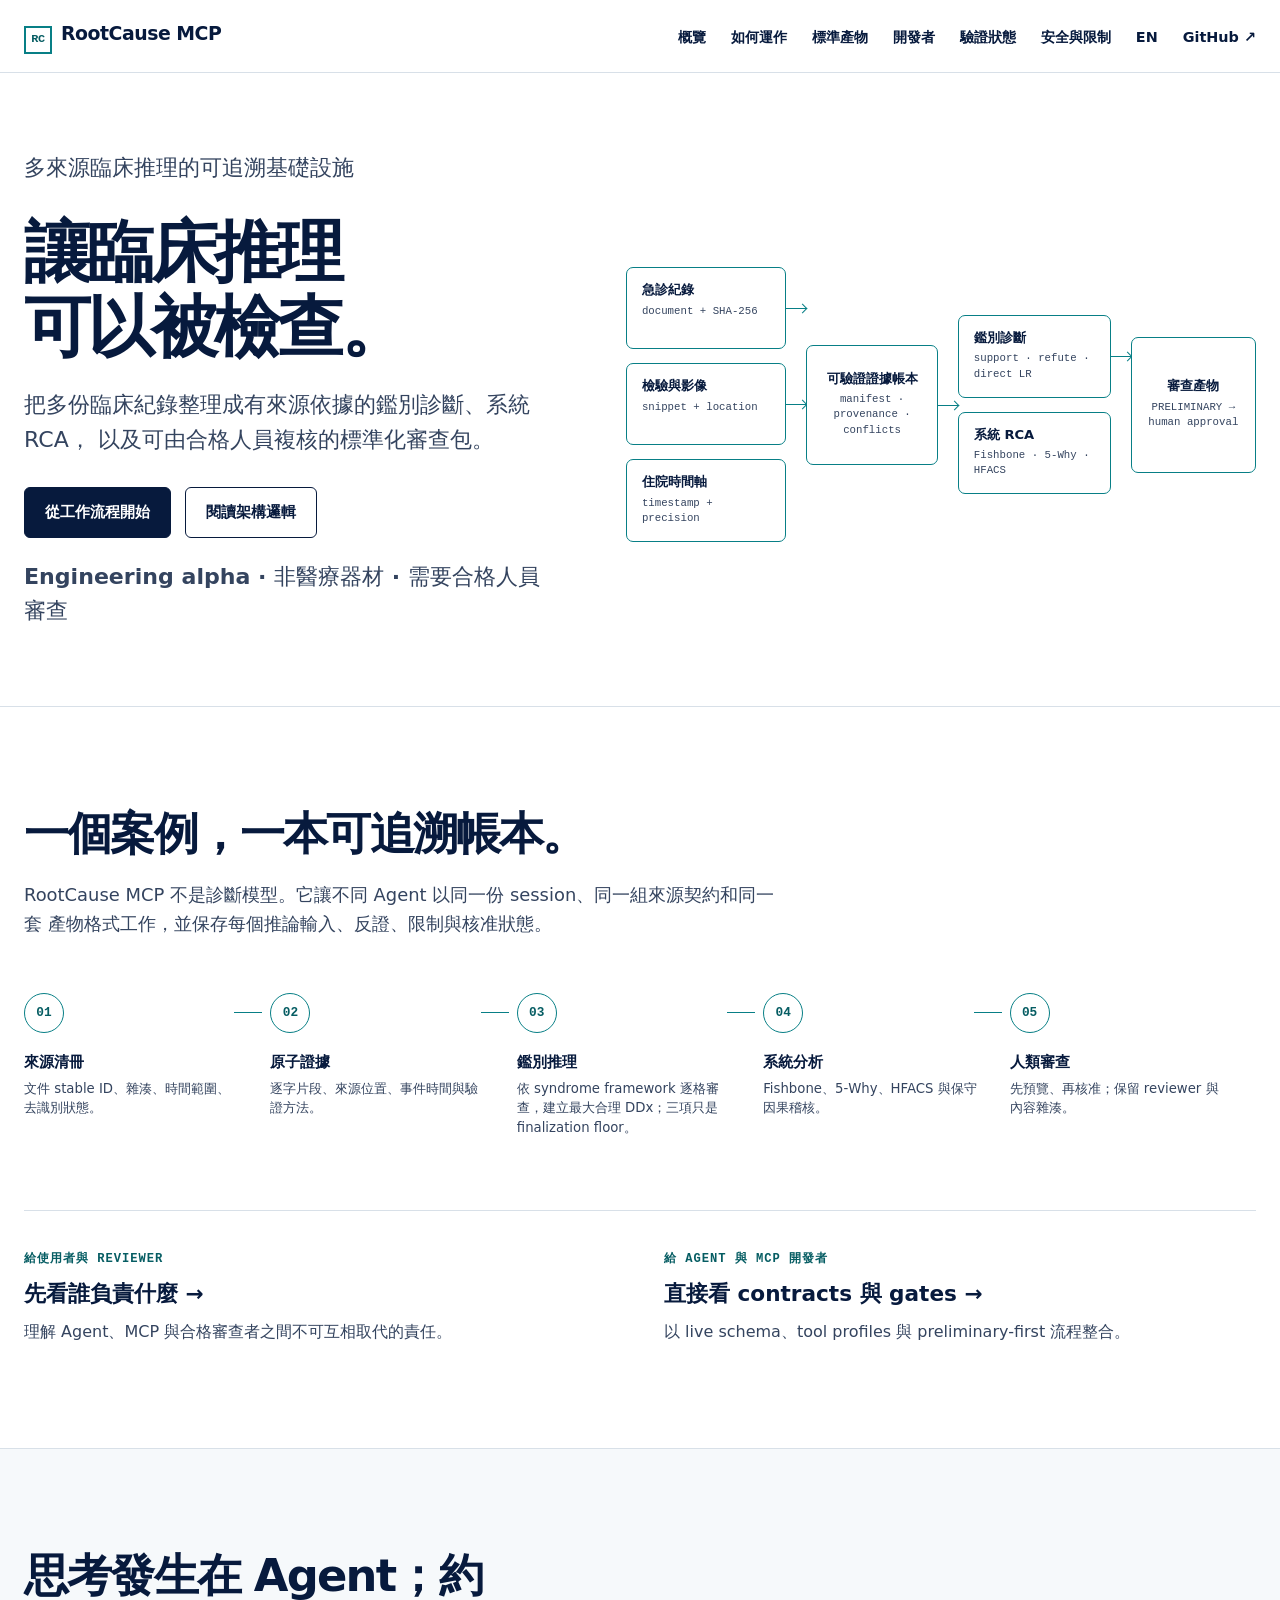
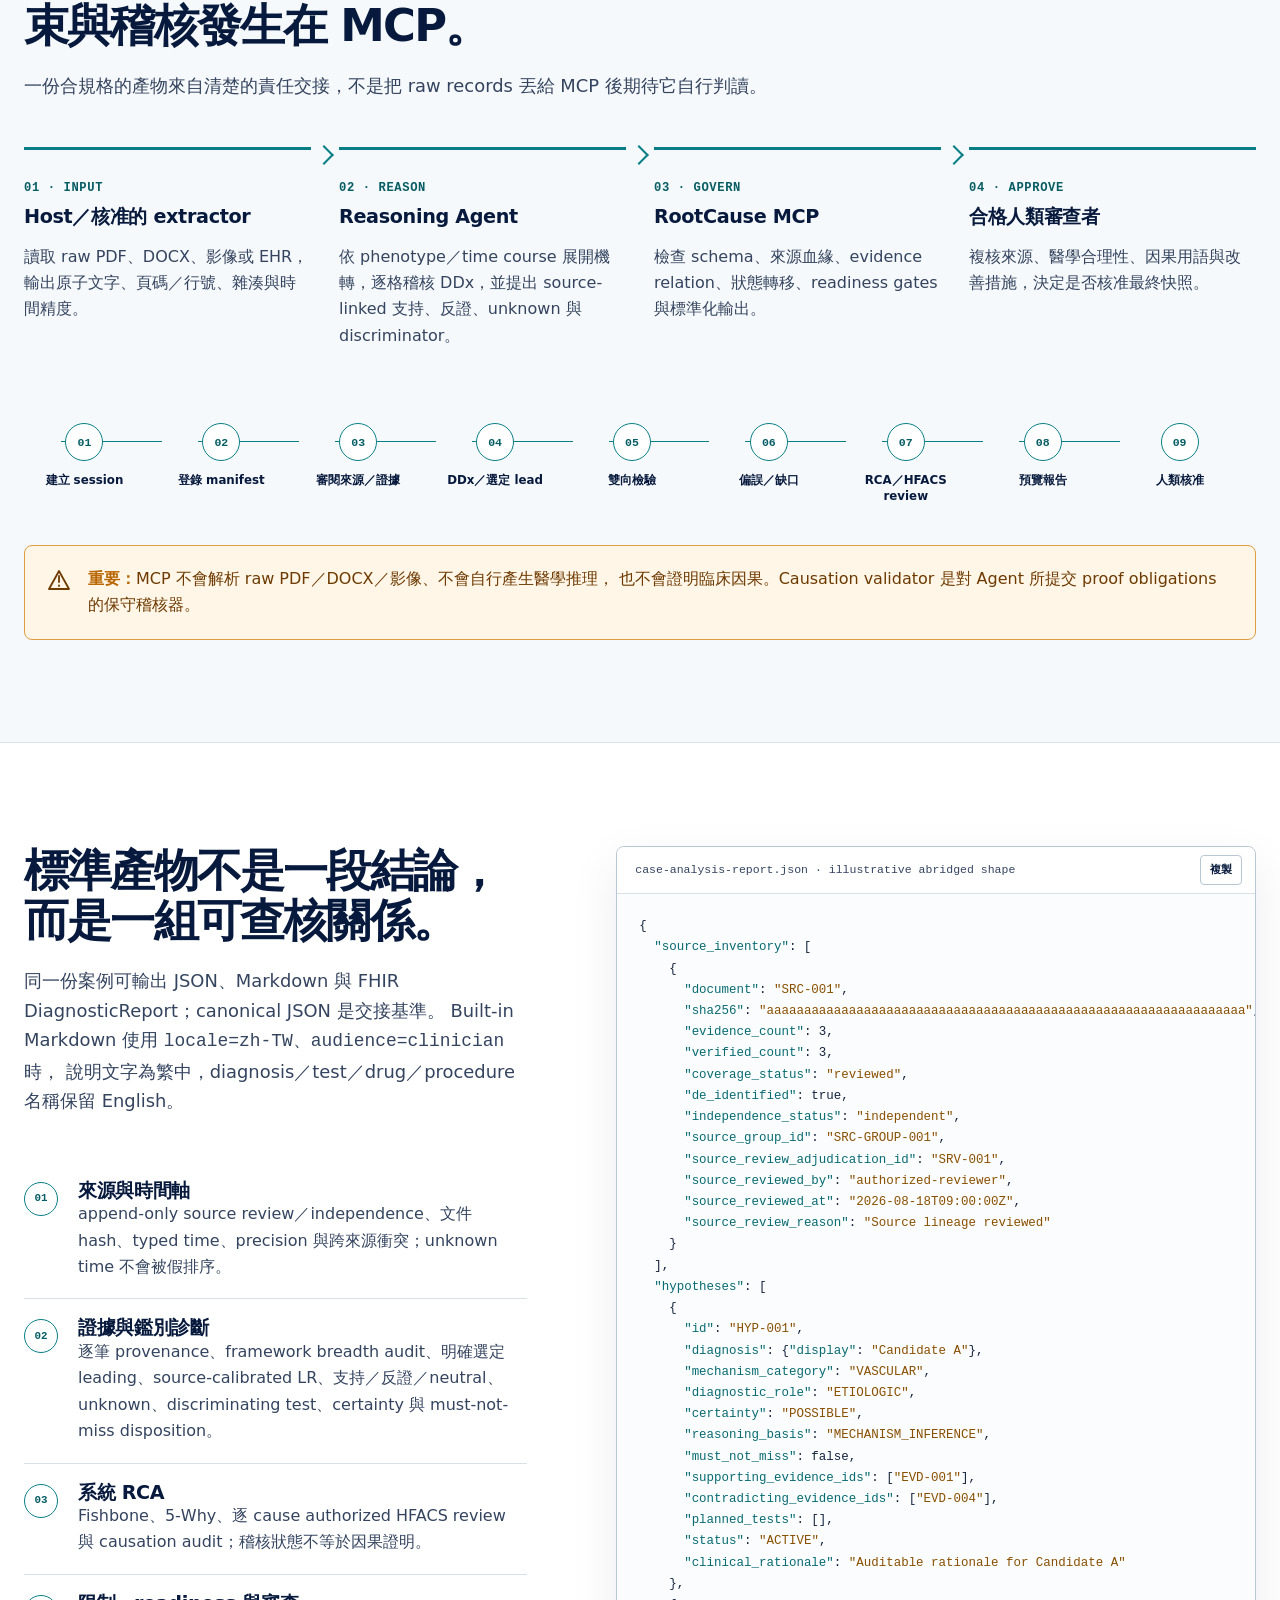
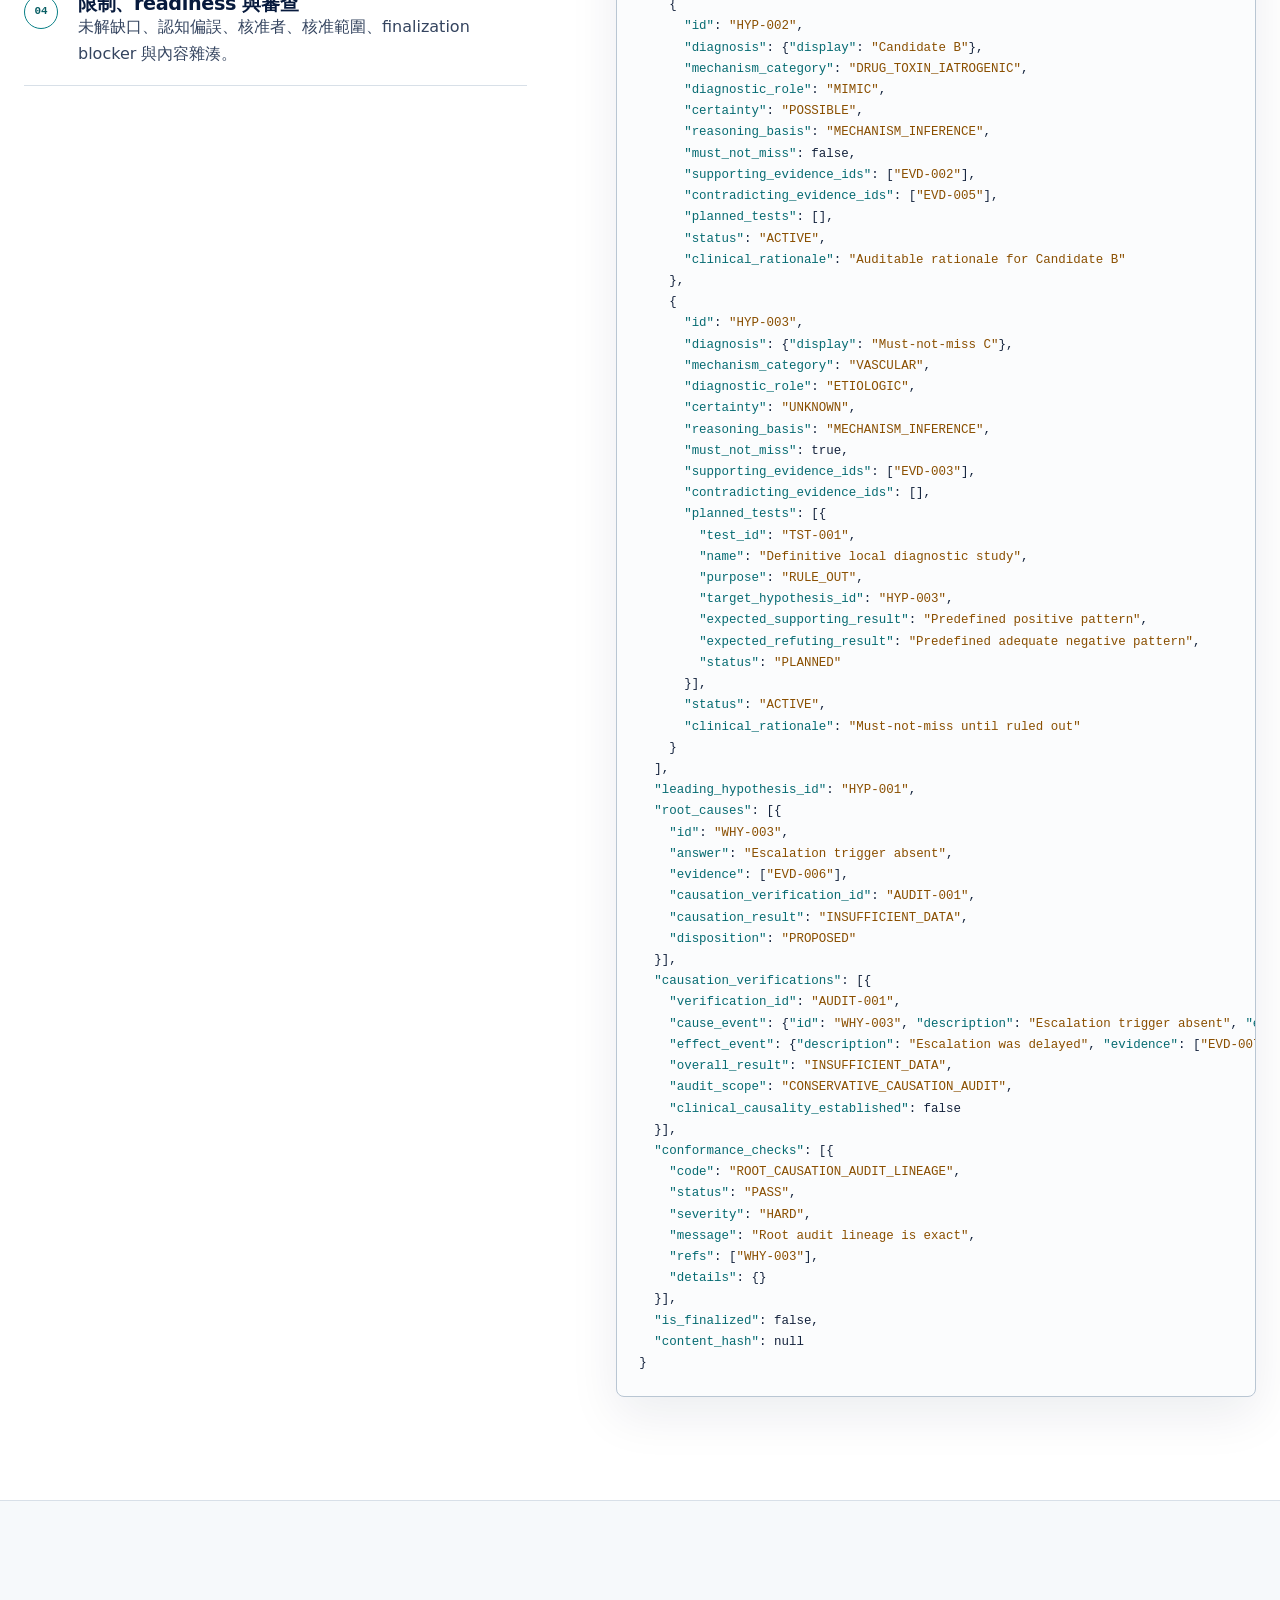
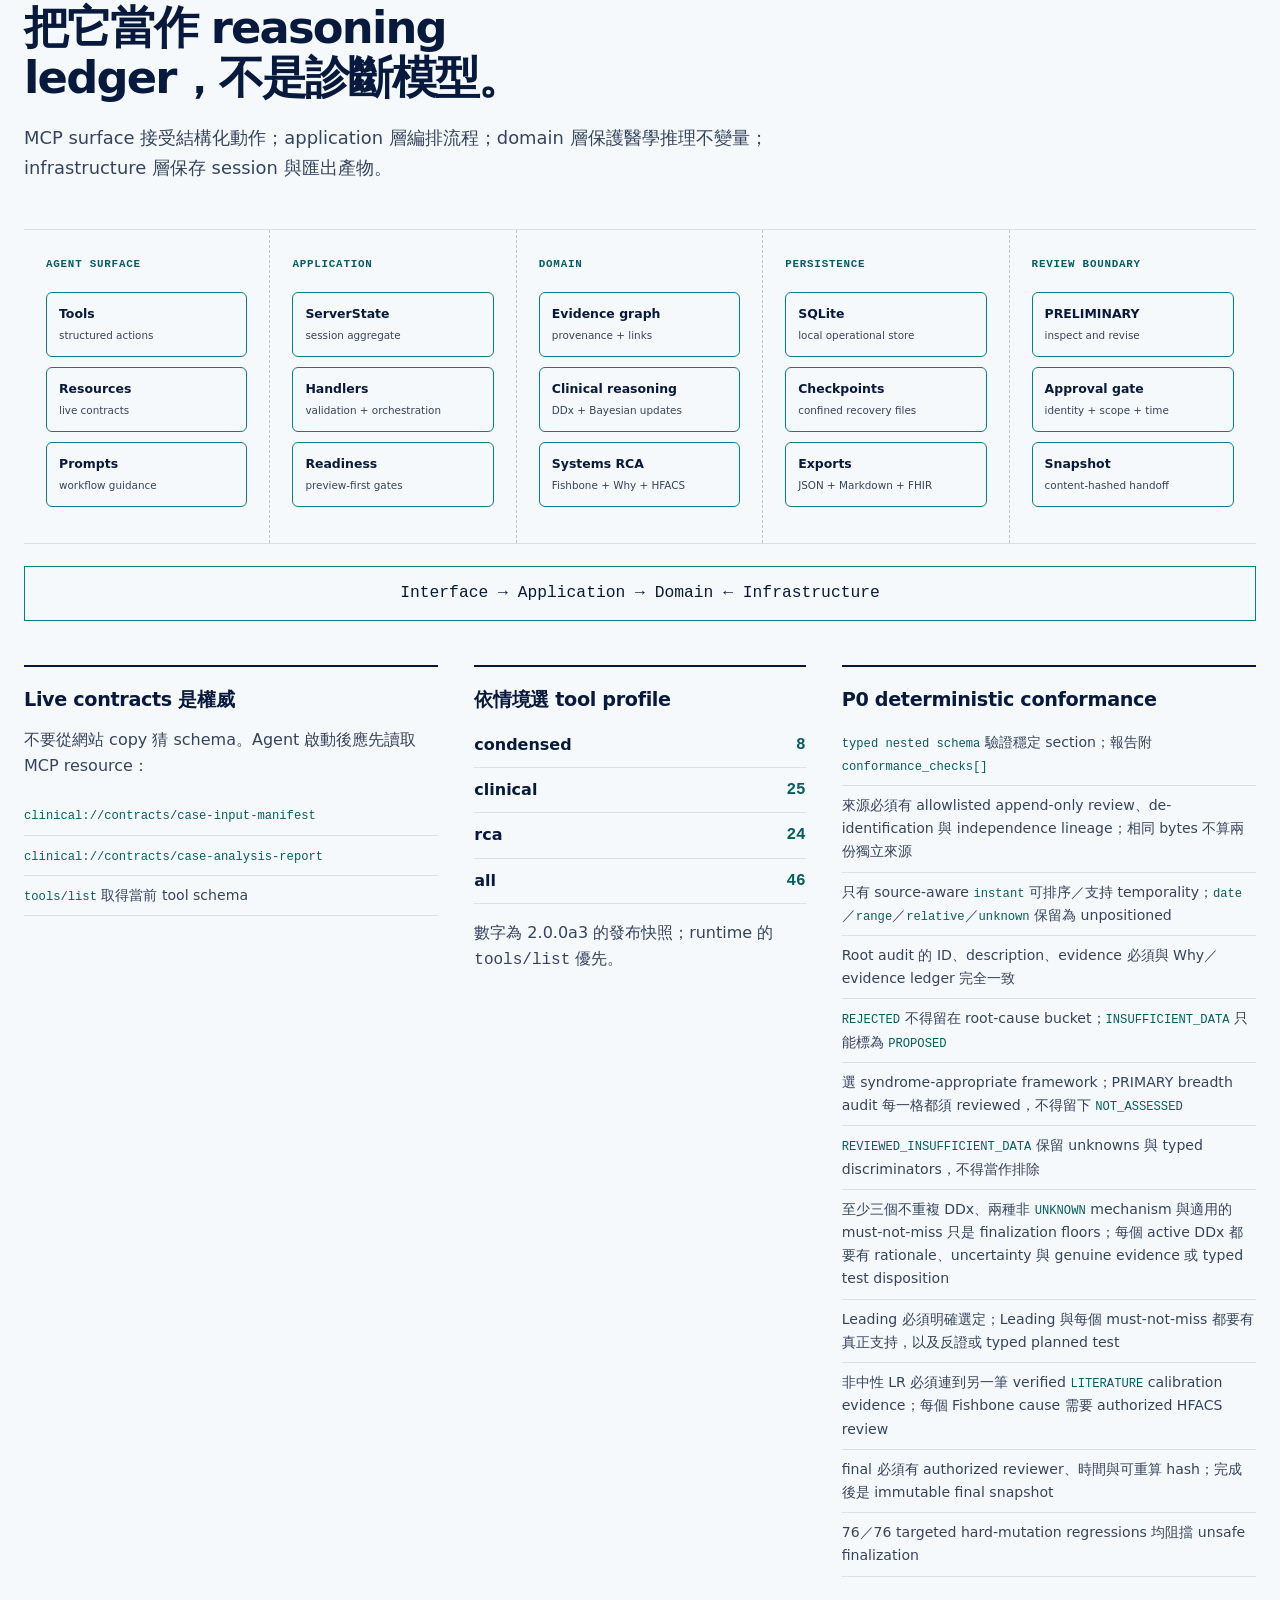
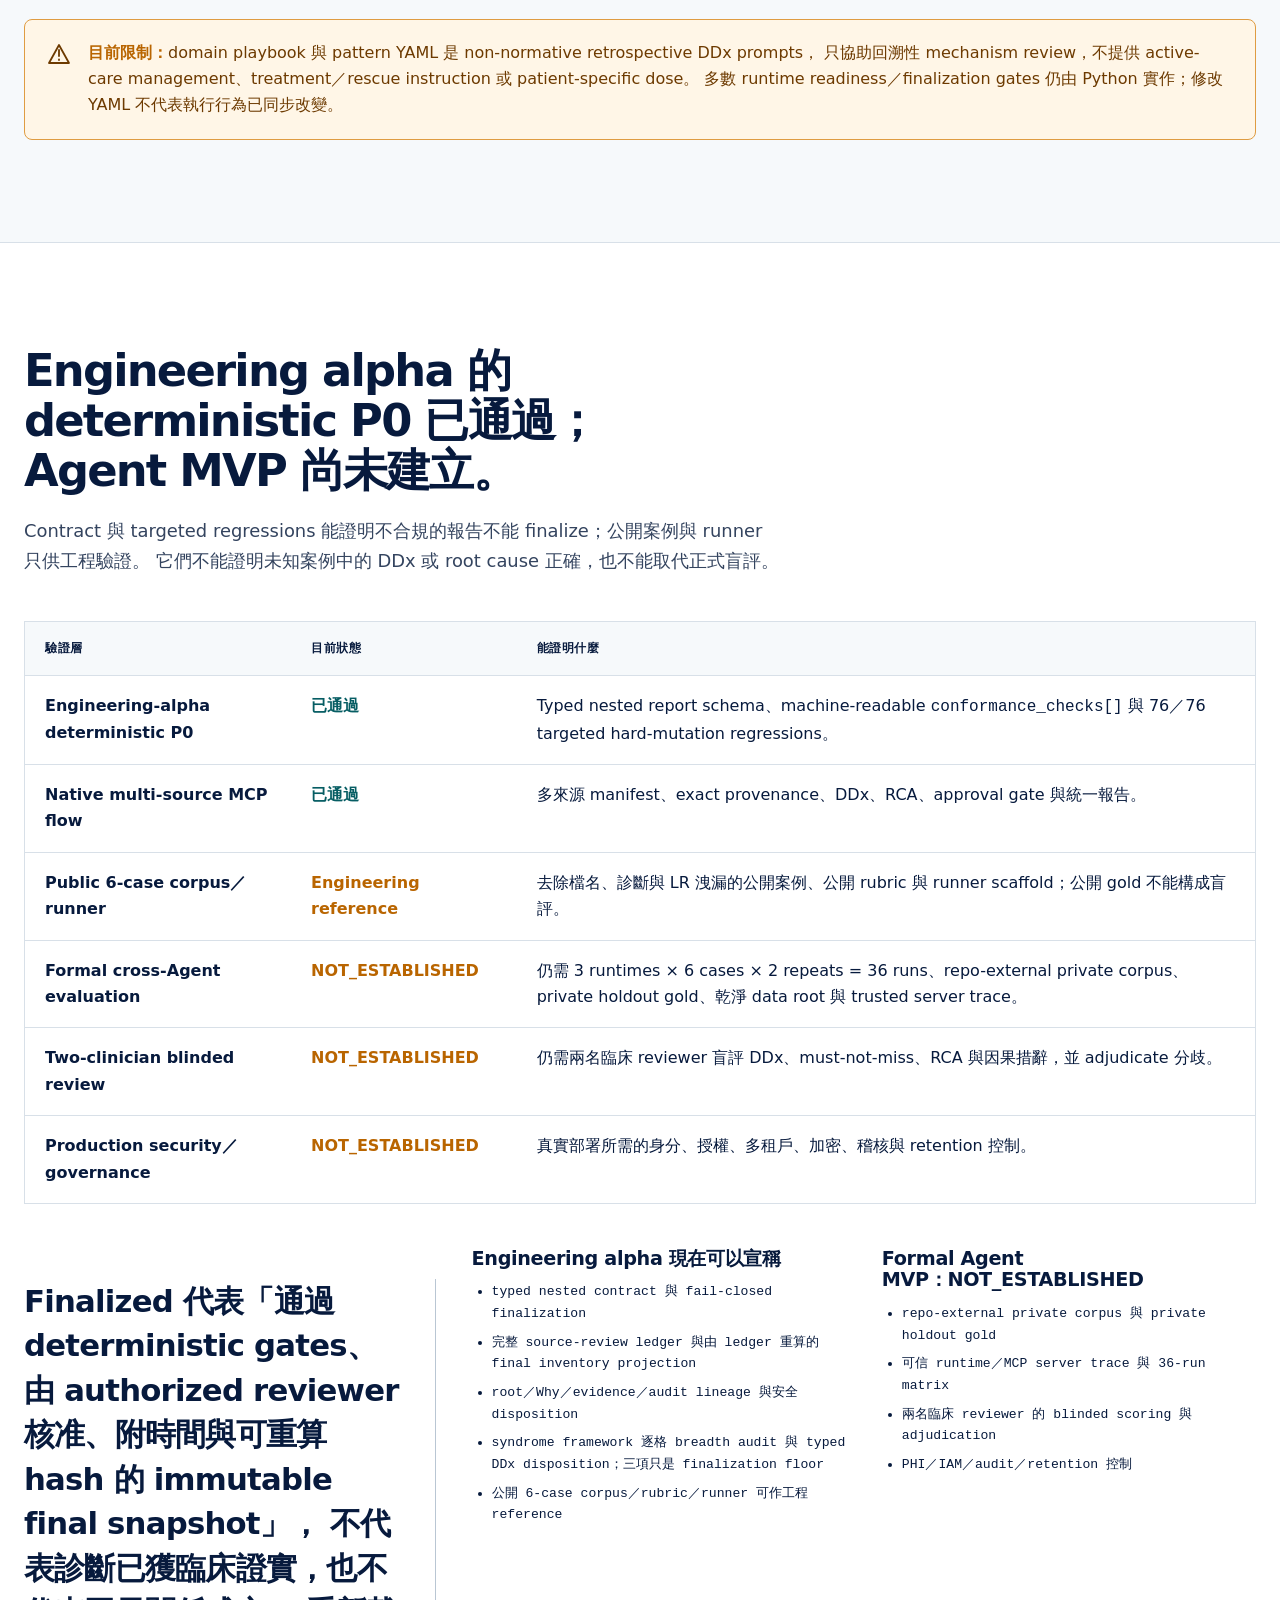
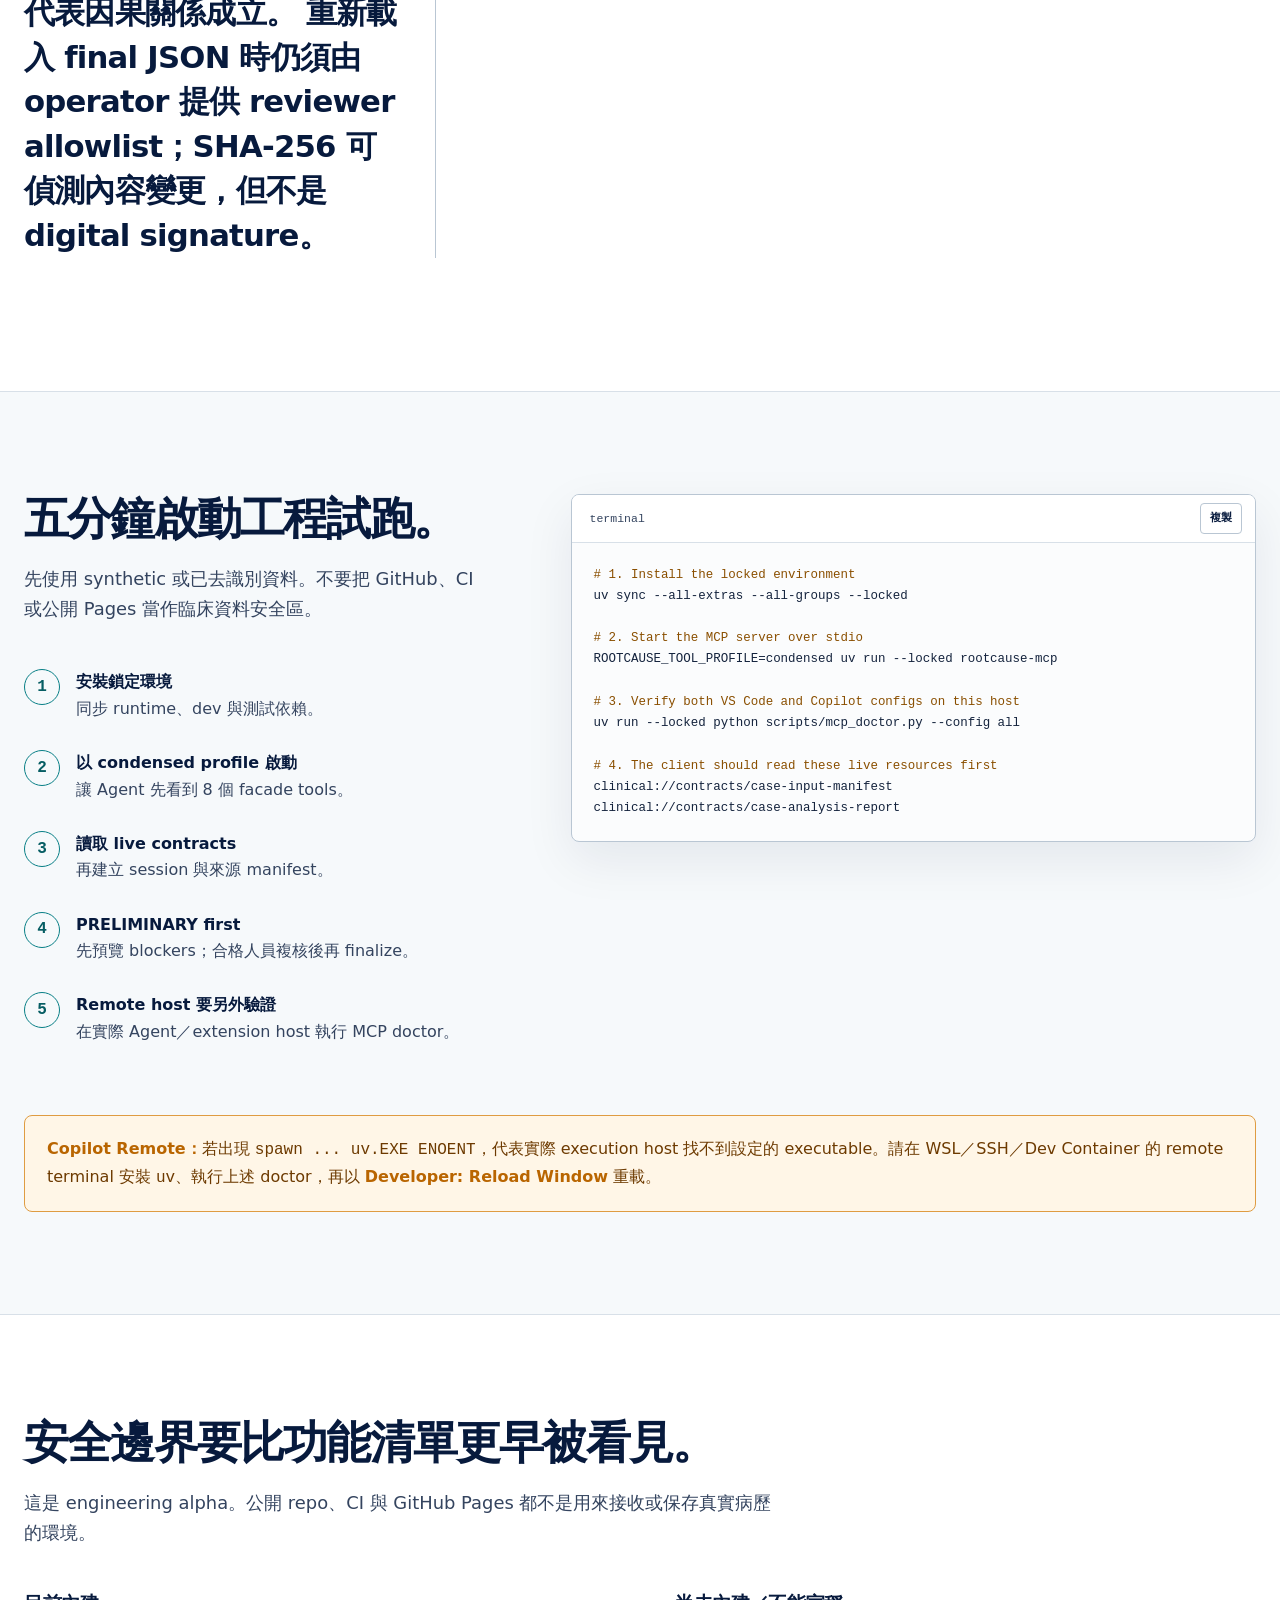
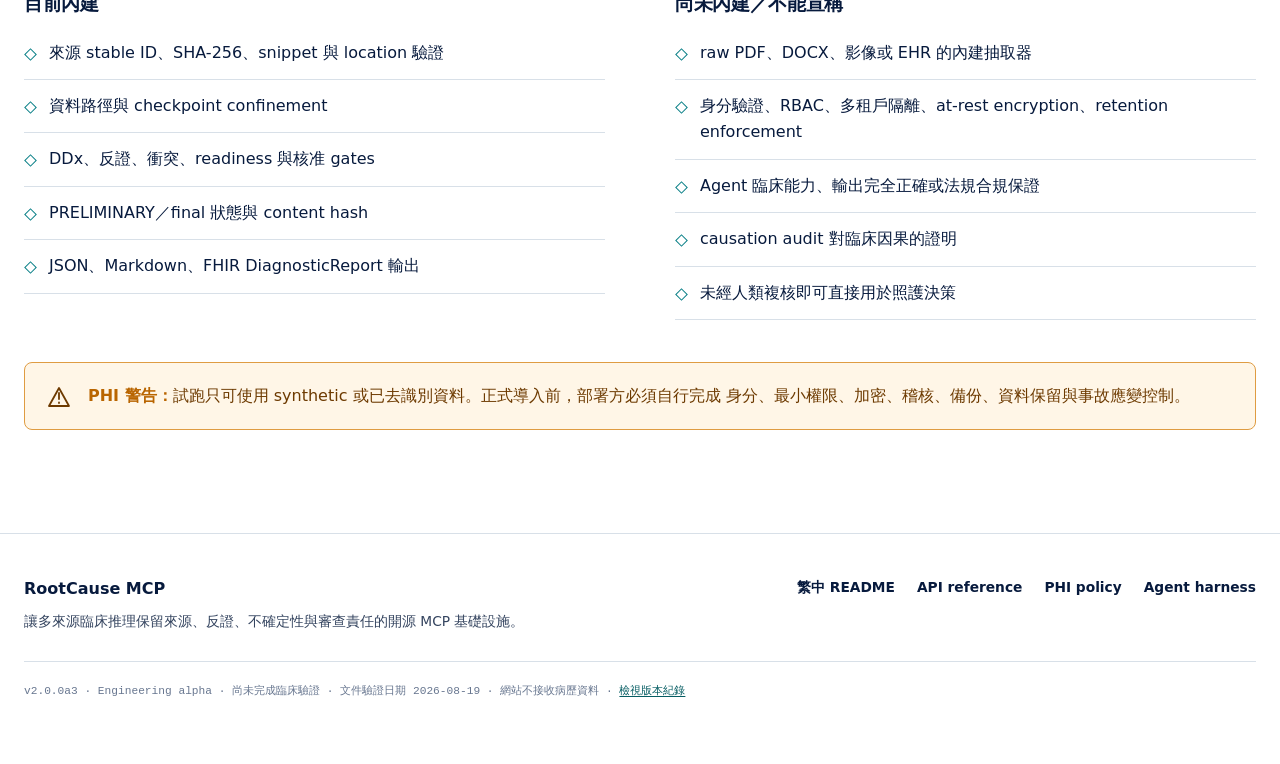
<file: website/index.html>
<!doctype html>
<html lang="zh-Hant">
  <head>
    <meta charset="utf-8">
    <meta name="viewport" content="width=device-width, initial-scale=1">
    <meta
      name="description"
      content="RootCause MCP 把多份臨床紀錄轉成可追溯、可檢查、可交接的鑑別診斷、系統 RCA 與標準化審查包。"
    >
    <meta name="robots" content="index, follow">
    <meta name="theme-color" content="#ffffff">
    <meta property="og:type" content="website">
    <meta property="og:locale" content="zh_TW">
    <meta property="og:locale:alternate" content="en_US">
    <meta property="og:title" content="RootCause MCP｜可檢查的臨床推理基礎設施">
    <meta
      property="og:description"
      content="多來源證據、鑑別診斷、系統 RCA、保守因果稽核與標準化人類審查產物。"
    >
    <meta property="og:url" content="https://u9401066.github.io/rootcause-mcp/">
    <link rel="canonical" href="https://u9401066.github.io/rootcause-mcp/">
    <link rel="alternate" hreflang="zh-Hant" href="https://u9401066.github.io/rootcause-mcp/">
    <link rel="alternate" hreflang="en" href="https://u9401066.github.io/rootcause-mcp/en/">
    <link rel="alternate" hreflang="x-default" href="https://u9401066.github.io/rootcause-mcp/">
    <link rel="icon" href="favicon.svg" type="image/svg+xml">
    <link rel="stylesheet" href="assets/styles.css">
    <script src="assets/site.js" defer></script>
    <title>RootCause MCP｜讓臨床推理可以被檢查</title>
    <script type="application/ld+json">
      {
        "@context": "https://schema.org",
        "@type": "SoftwareSourceCode",
        "name": "RootCause MCP",
        "description": "Evidence-grounded infrastructure for multi-source clinical reasoning and systems root-cause analysis.",
        "codeRepository": "https://github.com/u9401066/rootcause-mcp",
        "programmingLanguage": "Python",
        "softwareVersion": "2.0.0a3",
        "license": "https://github.com/u9401066/rootcause-mcp/blob/master/LICENSE"
      }
    </script>
  </head>
  <body>
    <a class="skip-link" href="#main-content">跳到主要內容</a>

    <header class="site-header">
      <div class="container header-inner">
        <a class="brand" href="./" aria-label="RootCause MCP 首頁">
          <span class="brand-mark" aria-hidden="true">RC</span>RootCause MCP
        </a>
        <button
          class="menu-button"
          type="button"
          aria-label="開啟導覽選單"
          aria-controls="site-navigation"
          aria-expanded="false"
          data-menu-open-label="開啟導覽選單"
          data-menu-close-label="關閉導覽選單"
          data-menu-button
        ><span></span></button>
        <nav id="site-navigation" class="site-nav" aria-label="主要導覽" data-navigation>
          <a href="#overview">概覽</a>
          <a href="#workflow">如何運作</a>
          <a href="#output">標準產物</a>
          <a href="#developers">開發者</a>
          <a href="#validation">驗證狀態</a>
          <a href="#safety">安全與限制</a>
          <a class="language-link" href="en/" lang="en" hreflang="en">EN</a>
          <a
            class="external"
            href="https://github.com/u9401066/rootcause-mcp"
            target="_blank"
            rel="noopener noreferrer"
          >GitHub <span aria-hidden="true">↗</span></a>
        </nav>
      </div>
    </header>

    <main id="main-content">
      <section class="hero" aria-labelledby="hero-title">
        <div class="container hero-grid">
          <div class="hero-copy">
            <p class="boundary-line">多來源臨床推理的可追溯基礎設施</p>
            <h1 id="hero-title">讓臨床推理<br>可以被檢查。</h1>
            <p>
              把多份臨床紀錄整理成有來源依據的鑑別診斷、系統 RCA，
              以及可由合格人員複核的標準化審查包。
            </p>
            <div class="actions">
              <a class="button primary" href="#workflow">從工作流程開始</a>
              <a class="button" href="#developers">閱讀架構邏輯</a>
            </div>
            <p class="boundary-line">Engineering alpha · 非醫療器材 · 需要合格人員審查</p>
          </div>

          <div class="hero-system" aria-label="從來源到審查產物的資料流">
            <div class="flow-column">
              <div class="flow-node">
                <strong>急診紀錄</strong><span>document + SHA-256</span>
              </div>
              <div class="flow-node">
                <strong>檢驗與影像</strong><span>snippet + location</span>
              </div>
              <div class="flow-node">
                <strong>住院時間軸</strong><span>timestamp + precision</span>
              </div>
            </div>
            <div class="flow-node flow-hub">
              <strong>可驗證證據帳本</strong>
              <span>manifest · provenance · conflicts</span>
            </div>
            <div class="branch-column">
              <div class="flow-node">
                <strong>鑑別診斷</strong><span>support · refute · direct LR</span>
              </div>
              <div class="flow-node">
                <strong>系統 RCA</strong><span>Fishbone · 5-Why · HFACS</span>
              </div>
            </div>
            <div class="flow-node review-node">
              <strong>審查產物</strong>
              <span>PRELIMINARY → human approval</span>
            </div>
          </div>
        </div>
      </section>

      <section id="overview" class="section" aria-labelledby="overview-title">
        <div class="container">
          <div class="section-intro">
            <h2 id="overview-title">一個案例，一本可追溯帳本。</h2>
            <p>
              RootCause MCP 不是診斷模型。它讓不同 Agent 以同一份 session、同一組來源契約和同一套
              產物格式工作，並保存每個推論輸入、反證、限制與核准狀態。
            </p>
          </div>

          <div class="stage-rail" aria-label="核心資料鏈">
            <article class="stage">
              <span class="stage-number">01</span>
              <strong>來源清冊</strong>
              <p>文件 stable ID、雜湊、時間範圍、去識別狀態。</p>
            </article>
            <article class="stage">
              <span class="stage-number">02</span>
              <strong>原子證據</strong>
              <p>逐字片段、來源位置、事件時間與驗證方法。</p>
            </article>
            <article class="stage">
              <span class="stage-number">03</span>
              <strong>鑑別推理</strong>
              <p>依 syndrome framework 逐格審查，建立最大合理 DDx；三項只是 finalization floor。</p>
            </article>
            <article class="stage">
              <span class="stage-number">04</span>
              <strong>系統分析</strong>
              <p>Fishbone、5-Why、HFACS 與保守因果稽核。</p>
            </article>
            <article class="stage">
              <span class="stage-number">05</span>
              <strong>人類審查</strong>
              <p>先預覽、再核准；保留 reviewer 與內容雜湊。</p>
            </article>
          </div>

          <div class="audience-links">
            <a class="audience-link" href="#workflow">
              <span>給使用者與 Reviewer</span>
              <strong>先看誰負責什麼 →</strong>
              <p>理解 Agent、MCP 與合格審查者之間不可互相取代的責任。</p>
            </a>
            <a class="audience-link" href="#developers">
              <span>給 Agent 與 MCP 開發者</span>
              <strong>直接看 contracts 與 gates →</strong>
              <p>以 live schema、tool profiles 與 preliminary-first 流程整合。</p>
            </a>
          </div>
        </div>
      </section>

      <section id="workflow" class="section wash" aria-labelledby="workflow-title">
        <div class="container">
          <div class="section-intro">
            <h2 id="workflow-title">思考發生在 Agent；約束與稽核發生在 MCP。</h2>
            <p>
              一份合規格的產物來自清楚的責任交接，不是把 raw records 丟給 MCP 後期待它自行判讀。
            </p>
          </div>

          <div class="responsibility-grid">
            <article class="responsibility">
              <span class="responsibility-index">01 · INPUT</span>
              <h3>Host／核准的 extractor</h3>
              <p>讀取 raw PDF、DOCX、影像或 EHR，輸出原子文字、頁碼／行號、雜湊與時間精度。</p>
            </article>
            <article class="responsibility">
              <span class="responsibility-index">02 · REASON</span>
              <h3>Reasoning Agent</h3>
              <p>依 phenotype／time course 展開機轉，逐格稽核 DDx，並提出 source-linked 支持、反證、unknown 與 discriminator。</p>
            </article>
            <article class="responsibility">
              <span class="responsibility-index">03 · GOVERN</span>
              <h3>RootCause MCP</h3>
              <p>檢查 schema、來源血緣、evidence relation、狀態轉移、readiness gates 與標準化輸出。</p>
            </article>
            <article class="responsibility">
              <span class="responsibility-index">04 · APPROVE</span>
              <h3>合格人類審查者</h3>
              <p>複核來源、醫學合理性、因果用語與改善措施，決定是否核准最終快照。</p>
            </article>
          </div>

          <div class="nine-stage" aria-label="九階段推理流程">
            <div><span>01</span><strong>建立 session</strong></div>
            <div><span>02</span><strong>登錄 manifest</strong></div>
            <div><span>03</span><strong>審閱來源／證據</strong></div>
            <div><span>04</span><strong>DDx／選定 lead</strong></div>
            <div><span>05</span><strong>雙向檢驗</strong></div>
            <div><span>06</span><strong>偏誤／缺口</strong></div>
            <div><span>07</span><strong>RCA／HFACS review</strong></div>
            <div><span>08</span><strong>預覽報告</strong></div>
            <div><span>09</span><strong>人類核准</strong></div>
          </div>

          <aside class="notice" aria-label="重要能力邊界">
            <svg viewBox="0 0 24 24" width="24" height="24" aria-hidden="true">
              <path d="M12 3 22 21H2Zm0 5v6m0 3.5v.5" fill="none" stroke="currentColor" stroke-width="1.8" stroke-linecap="round" stroke-linejoin="round"/>
            </svg>
            <p>
              <strong>重要：</strong>MCP 不會解析 raw PDF／DOCX／影像、不會自行產生醫學推理，
              也不會證明臨床因果。Causation validator 是對 Agent 所提交 proof obligations 的保守稽核器。
            </p>
          </aside>
        </div>
      </section>

      <section id="output" class="section" aria-labelledby="output-title">
        <div class="container output-grid">
          <div>
            <div class="section-intro">
              <h2 id="output-title">標準產物不是一段結論，而是一組可查核關係。</h2>
              <p>
                同一份案例可輸出 JSON、Markdown 與 FHIR DiagnosticReport；canonical JSON 是交接基準。
                Built-in Markdown 使用 <code>locale=zh-TW</code>、<code>audience=clinician</code> 時，
                說明文字為繁中，diagnosis／test／drug／procedure 名稱保留 English。
              </p>
            </div>
            <div class="output-list">
              <article class="output-item">
                <h3>來源與時間軸</h3>
                <p>append-only source review／independence、文件 hash、typed time、precision 與跨來源衝突；unknown time 不會被假排序。</p>
              </article>
              <article class="output-item">
                <h3>證據與鑑別診斷</h3>
                <p>逐筆 provenance、framework breadth audit、明確選定 leading、source-calibrated LR、支持／反證／neutral、unknown、discriminating test、certainty 與 must-not-miss disposition。</p>
              </article>
              <article class="output-item">
                <h3>系統 RCA</h3>
                <p>Fishbone、5-Why、逐 cause authorized HFACS review 與 causation audit；稽核狀態不等於因果證明。</p>
              </article>
              <article class="output-item">
                <h3>限制、readiness 與審查</h3>
                <p>未解缺口、認知偏誤、核准者、核准範圍、finalization blocker 與內容雜湊。</p>
              </article>
            </div>
          </div>

          <div class="code-window" aria-label="標準報告 JSON 範例">
            <div class="code-header">
              <span>case-analysis-report.json · illustrative abridged shape</span>
              <button
                class="copy-button"
                type="button"
                data-copy-target="report-example"
                data-copied-label="已複製"
                data-error-label="複製失敗"
              >複製</button>
            </div>
            <pre id="report-example"><code>{
  <span class="code-key">"source_inventory"</span>: [
    {
      <span class="code-key">"document"</span>: <span class="code-string">"SRC-001"</span>,
      <span class="code-key">"sha256"</span>: <span class="code-string">"aaaaaaaaaaaaaaaaaaaaaaaaaaaaaaaaaaaaaaaaaaaaaaaaaaaaaaaaaaaaaaaa"</span>,
      <span class="code-key">"evidence_count"</span>: 3,
      <span class="code-key">"verified_count"</span>: 3,
      <span class="code-key">"coverage_status"</span>: <span class="code-string">"reviewed"</span>,
      <span class="code-key">"de_identified"</span>: true,
      <span class="code-key">"independence_status"</span>: <span class="code-string">"independent"</span>,
      <span class="code-key">"source_group_id"</span>: <span class="code-string">"SRC-GROUP-001"</span>,
      <span class="code-key">"source_review_adjudication_id"</span>: <span class="code-string">"SRV-001"</span>,
      <span class="code-key">"source_reviewed_by"</span>: <span class="code-string">"authorized-reviewer"</span>,
      <span class="code-key">"source_reviewed_at"</span>: <span class="code-string">"2026-08-18T09:00:00Z"</span>,
      <span class="code-key">"source_review_reason"</span>: <span class="code-string">"Source lineage reviewed"</span>
    }
  ],
  <span class="code-key">"hypotheses"</span>: [
    {
      <span class="code-key">"id"</span>: <span class="code-string">"HYP-001"</span>,
      <span class="code-key">"diagnosis"</span>: {<span class="code-key">"display"</span>: <span class="code-string">"Candidate A"</span>},
      <span class="code-key">"mechanism_category"</span>: <span class="code-string">"VASCULAR"</span>,
      <span class="code-key">"diagnostic_role"</span>: <span class="code-string">"ETIOLOGIC"</span>,
      <span class="code-key">"certainty"</span>: <span class="code-string">"POSSIBLE"</span>,
      <span class="code-key">"reasoning_basis"</span>: <span class="code-string">"MECHANISM_INFERENCE"</span>,
      <span class="code-key">"must_not_miss"</span>: false,
      <span class="code-key">"supporting_evidence_ids"</span>: [<span class="code-string">"EVD-001"</span>],
      <span class="code-key">"contradicting_evidence_ids"</span>: [<span class="code-string">"EVD-004"</span>],
      <span class="code-key">"planned_tests"</span>: [],
      <span class="code-key">"status"</span>: <span class="code-string">"ACTIVE"</span>,
      <span class="code-key">"clinical_rationale"</span>: <span class="code-string">"Auditable rationale for Candidate A"</span>
    },
    {
      <span class="code-key">"id"</span>: <span class="code-string">"HYP-002"</span>,
      <span class="code-key">"diagnosis"</span>: {<span class="code-key">"display"</span>: <span class="code-string">"Candidate B"</span>},
      <span class="code-key">"mechanism_category"</span>: <span class="code-string">"DRUG_TOXIN_IATROGENIC"</span>,
      <span class="code-key">"diagnostic_role"</span>: <span class="code-string">"MIMIC"</span>,
      <span class="code-key">"certainty"</span>: <span class="code-string">"POSSIBLE"</span>,
      <span class="code-key">"reasoning_basis"</span>: <span class="code-string">"MECHANISM_INFERENCE"</span>,
      <span class="code-key">"must_not_miss"</span>: false,
      <span class="code-key">"supporting_evidence_ids"</span>: [<span class="code-string">"EVD-002"</span>],
      <span class="code-key">"contradicting_evidence_ids"</span>: [<span class="code-string">"EVD-005"</span>],
      <span class="code-key">"planned_tests"</span>: [],
      <span class="code-key">"status"</span>: <span class="code-string">"ACTIVE"</span>,
      <span class="code-key">"clinical_rationale"</span>: <span class="code-string">"Auditable rationale for Candidate B"</span>
    },
    {
      <span class="code-key">"id"</span>: <span class="code-string">"HYP-003"</span>,
      <span class="code-key">"diagnosis"</span>: {<span class="code-key">"display"</span>: <span class="code-string">"Must-not-miss C"</span>},
      <span class="code-key">"mechanism_category"</span>: <span class="code-string">"VASCULAR"</span>,
      <span class="code-key">"diagnostic_role"</span>: <span class="code-string">"ETIOLOGIC"</span>,
      <span class="code-key">"certainty"</span>: <span class="code-string">"UNKNOWN"</span>,
      <span class="code-key">"reasoning_basis"</span>: <span class="code-string">"MECHANISM_INFERENCE"</span>,
      <span class="code-key">"must_not_miss"</span>: true,
      <span class="code-key">"supporting_evidence_ids"</span>: [<span class="code-string">"EVD-003"</span>],
      <span class="code-key">"contradicting_evidence_ids"</span>: [],
      <span class="code-key">"planned_tests"</span>: [{
        <span class="code-key">"test_id"</span>: <span class="code-string">"TST-001"</span>,
        <span class="code-key">"name"</span>: <span class="code-string">"Definitive local diagnostic study"</span>,
        <span class="code-key">"purpose"</span>: <span class="code-string">"RULE_OUT"</span>,
        <span class="code-key">"target_hypothesis_id"</span>: <span class="code-string">"HYP-003"</span>,
        <span class="code-key">"expected_supporting_result"</span>: <span class="code-string">"Predefined positive pattern"</span>,
        <span class="code-key">"expected_refuting_result"</span>: <span class="code-string">"Predefined adequate negative pattern"</span>,
        <span class="code-key">"status"</span>: <span class="code-string">"PLANNED"</span>
      }],
      <span class="code-key">"status"</span>: <span class="code-string">"ACTIVE"</span>,
      <span class="code-key">"clinical_rationale"</span>: <span class="code-string">"Must-not-miss until ruled out"</span>
    }
  ],
  <span class="code-key">"leading_hypothesis_id"</span>: <span class="code-string">"HYP-001"</span>,
  <span class="code-key">"root_causes"</span>: [{
    <span class="code-key">"id"</span>: <span class="code-string">"WHY-003"</span>,
    <span class="code-key">"answer"</span>: <span class="code-string">"Escalation trigger absent"</span>,
    <span class="code-key">"evidence"</span>: [<span class="code-string">"EVD-006"</span>],
    <span class="code-key">"causation_verification_id"</span>: <span class="code-string">"AUDIT-001"</span>,
    <span class="code-key">"causation_result"</span>: <span class="code-string">"INSUFFICIENT_DATA"</span>,
    <span class="code-key">"disposition"</span>: <span class="code-string">"PROPOSED"</span>
  }],
  <span class="code-key">"causation_verifications"</span>: [{
    <span class="code-key">"verification_id"</span>: <span class="code-string">"AUDIT-001"</span>,
    <span class="code-key">"cause_event"</span>: {<span class="code-key">"id"</span>: <span class="code-string">"WHY-003"</span>, <span class="code-key">"description"</span>: <span class="code-string">"Escalation trigger absent"</span>, <span class="code-key">"evidence"</span>: [<span class="code-string">"EVD-006"</span>]},
    <span class="code-key">"effect_event"</span>: {<span class="code-key">"description"</span>: <span class="code-string">"Escalation was delayed"</span>, <span class="code-key">"evidence"</span>: [<span class="code-string">"EVD-007"</span>]},
    <span class="code-key">"overall_result"</span>: <span class="code-string">"INSUFFICIENT_DATA"</span>,
    <span class="code-key">"audit_scope"</span>: <span class="code-string">"CONSERVATIVE_CAUSATION_AUDIT"</span>,
    <span class="code-key">"clinical_causality_established"</span>: false
  }],
  <span class="code-key">"conformance_checks"</span>: [{
    <span class="code-key">"code"</span>: <span class="code-string">"ROOT_CAUSATION_AUDIT_LINEAGE"</span>,
    <span class="code-key">"status"</span>: <span class="code-string">"PASS"</span>,
    <span class="code-key">"severity"</span>: <span class="code-string">"HARD"</span>,
    <span class="code-key">"message"</span>: <span class="code-string">"Root audit lineage is exact"</span>,
    <span class="code-key">"refs"</span>: [<span class="code-string">"WHY-003"</span>],
    <span class="code-key">"details"</span>: {}
  }],
  <span class="code-key">"is_finalized"</span>: false,
  <span class="code-key">"content_hash"</span>: null
}</code></pre>
          </div>
        </div>
      </section>

      <section id="developers" class="section wash" aria-labelledby="developers-title">
        <div class="container">
          <div class="section-intro">
            <h2 id="developers-title">把它當作 reasoning ledger，不是診斷模型。</h2>
            <p>
              MCP surface 接受結構化動作；application 層編排流程；domain 層保護醫學推理不變量；
              infrastructure 層保存 session 與匯出產物。
            </p>
          </div>

          <div class="architecture" aria-label="系統架構資料流">
            <div class="architecture-column">
              <span>Agent surface</span>
              <div class="architecture-node"><strong>Tools</strong><small>structured actions</small></div>
              <div class="architecture-node"><strong>Resources</strong><small>live contracts</small></div>
              <div class="architecture-node"><strong>Prompts</strong><small>workflow guidance</small></div>
            </div>
            <div class="architecture-column">
              <span>Application</span>
              <div class="architecture-node"><strong>ServerState</strong><small>session aggregate</small></div>
              <div class="architecture-node"><strong>Handlers</strong><small>validation + orchestration</small></div>
              <div class="architecture-node"><strong>Readiness</strong><small>preview-first gates</small></div>
            </div>
            <div class="architecture-column">
              <span>Domain</span>
              <div class="architecture-node"><strong>Evidence graph</strong><small>provenance + links</small></div>
              <div class="architecture-node"><strong>Clinical reasoning</strong><small>DDx + Bayesian updates</small></div>
              <div class="architecture-node"><strong>Systems RCA</strong><small>Fishbone + Why + HFACS</small></div>
            </div>
            <div class="architecture-column">
              <span>Persistence</span>
              <div class="architecture-node"><strong>SQLite</strong><small>local operational store</small></div>
              <div class="architecture-node"><strong>Checkpoints</strong><small>confined recovery files</small></div>
              <div class="architecture-node"><strong>Exports</strong><small>JSON + Markdown + FHIR</small></div>
            </div>
            <div class="architecture-column">
              <span>Review boundary</span>
              <div class="architecture-node"><strong>PRELIMINARY</strong><small>inspect and revise</small></div>
              <div class="architecture-node"><strong>Approval gate</strong><small>identity + scope + time</small></div>
              <div class="architecture-node"><strong>Snapshot</strong><small>content-hashed handoff</small></div>
            </div>
          </div>

          <p class="dependency-line">Interface → Application → Domain ← Infrastructure</p>

          <div class="technical-grid">
            <article class="technical-column">
              <h3>Live contracts 是權威</h3>
              <p>不要從網站 copy 猜 schema。Agent 啟動後應先讀取 MCP resource：</p>
              <ul class="technical-list">
                <li><code>clinical://contracts/case-input-manifest</code></li>
                <li><code>clinical://contracts/case-analysis-report</code></li>
                <li><code>tools/list</code> 取得當前 tool schema</li>
              </ul>
            </article>
            <article class="technical-column">
              <h3>依情境選 tool profile</h3>
              <div class="profile-row"><strong>condensed</strong><strong>8</strong></div>
              <div class="profile-row"><strong>clinical</strong><strong>25</strong></div>
              <div class="profile-row"><strong>rca</strong><strong>24</strong></div>
              <div class="profile-row"><strong>all</strong><strong>46</strong></div>
              <p>數字為 2.0.0a3 的發布快照；runtime 的 <code>tools/list</code> 優先。</p>
            </article>
            <article class="technical-column">
              <h3>P0 deterministic conformance</h3>
              <ul class="technical-list">
                <li><code>typed nested schema</code> 驗證穩定 section；報告附 <code>conformance_checks[]</code></li>
                <li>來源必須有 allowlisted append-only review、de-identification 與 independence lineage；相同 bytes 不算兩份獨立來源</li>
                <li>只有 source-aware <code>instant</code> 可排序／支持 temporality；<code>date</code>／<code>range</code>／<code>relative</code>／<code>unknown</code> 保留為 unpositioned</li>
                <li>Root audit 的 ID、description、evidence 必須與 Why／evidence ledger 完全一致</li>
                <li><code>REJECTED</code> 不得留在 root-cause bucket；<code>INSUFFICIENT_DATA</code> 只能標為 <code>PROPOSED</code></li>
                <li>選 syndrome-appropriate framework；PRIMARY breadth audit 每一格都須 reviewed，不得留下 <code>NOT_ASSESSED</code></li>
                <li><code>REVIEWED_INSUFFICIENT_DATA</code> 保留 unknowns 與 typed discriminators，不得當作排除</li>
                <li>至少三個不重複 DDx、兩種非 <code>UNKNOWN</code> mechanism 與適用的 must-not-miss 只是 finalization floors；每個 active DDx 都要有 rationale、uncertainty 與 genuine evidence 或 typed test disposition</li>
                <li>Leading 必須明確選定；Leading 與每個 must-not-miss 都要有真正支持，以及反證或 typed planned test</li>
                <li>非中性 LR 必須連到另一筆 verified <code>LITERATURE</code> calibration evidence；每個 Fishbone cause 需要 authorized HFACS review</li>
                <li>final 必須有 authorized reviewer、時間與可重算 hash；完成後是 immutable final snapshot</li>
                <li>76／76 targeted hard-mutation regressions 均阻擋 unsafe finalization</li>
              </ul>
            </article>
          </div>

          <aside class="notice notice-spaced" aria-label="設定檔限制">
            <svg viewBox="0 0 24 24" width="24" height="24" aria-hidden="true">
              <path d="M12 3 22 21H2Zm0 5v6m0 3.5v.5" fill="none" stroke="currentColor" stroke-width="1.8" stroke-linecap="round" stroke-linejoin="round"/>
            </svg>
            <p>
              <strong>目前限制：</strong>domain playbook 與 pattern YAML 是 non-normative retrospective DDx prompts，
              只協助回溯性 mechanism review，不提供 active-care management、treatment／rescue instruction 或 patient-specific dose。
              多數 runtime readiness／finalization gates 仍由 Python 實作；修改 YAML 不代表執行行為已同步改變。
            </p>
          </aside>
        </div>
      </section>

      <section id="validation" class="section" aria-labelledby="validation-title">
        <div class="container">
          <div class="section-intro">
            <h2 id="validation-title">Engineering alpha 的 deterministic P0 已通過；Agent MVP 尚未建立。</h2>
            <p>
              Contract 與 targeted regressions 能證明不合規的報告不能 finalize；公開案例與 runner 只供工程驗證。
              它們不能證明未知案例中的 DDx 或 root cause 正確，也不能取代正式盲評。
            </p>
          </div>

          <div class="validation-table-wrap">
            <table class="validation-table">
              <caption>RootCause MCP 2.0.0a3 驗證成熟度（2026-08-19）</caption>
              <thead>
                <tr><th scope="col">驗證層</th><th scope="col">目前狀態</th><th scope="col">能證明什麼</th></tr>
              </thead>
              <tbody>
                <tr>
                  <td>Engineering-alpha deterministic P0</td>
                  <td class="status-passed">已通過</td>
                  <td>Typed nested report schema、machine-readable <code>conformance_checks[]</code> 與 76／76 targeted hard-mutation regressions。</td>
                </tr>
                <tr>
                  <td>Native multi-source MCP flow</td>
                  <td class="status-passed">已通過</td>
                  <td>多來源 manifest、exact provenance、DDx、RCA、approval gate 與統一報告。</td>
                </tr>
                <tr>
                  <td>Public 6-case corpus／runner</td>
                  <td class="status-pending">Engineering reference</td>
                  <td>去除檔名、診斷與 LR 洩漏的公開案例、公開 rubric 與 runner scaffold；公開 gold 不能構成盲評。</td>
                </tr>
                <tr>
                  <td>Formal cross-Agent evaluation</td>
                  <td class="status-pending">NOT_ESTABLISHED</td>
                  <td>仍需 3 runtimes × 6 cases × 2 repeats = 36 runs、repo-external private corpus、private holdout gold、乾淨 data root 與 trusted server trace。</td>
                </tr>
                <tr>
                  <td>Two-clinician blinded review</td>
                  <td class="status-pending">NOT_ESTABLISHED</td>
                  <td>仍需兩名臨床 reviewer 盲評 DDx、must-not-miss、RCA 與因果措辭，並 adjudicate 分歧。</td>
                </tr>
                <tr>
                  <td>Production security／governance</td>
                  <td class="status-pending">NOT_ESTABLISHED</td>
                  <td>真實部署所需的身分、授權、多租戶、加密、稽核與 retention 控制。</td>
                </tr>
              </tbody>
            </table>
          </div>

          <div class="validation-columns">
            <p class="validation-statement">
              Finalized 代表「通過 deterministic gates、由 authorized reviewer 核准、附時間與可重算 hash 的 immutable final snapshot」，
              不代表診斷已獲臨床證實，也不代表因果關係成立。
              重新載入 final JSON 時仍須由 operator 提供 reviewer allowlist；SHA-256 可偵測內容變更，但不是 digital signature。
            </p>
            <div>
              <h3>Engineering alpha 現在可以宣稱</h3>
              <ul class="validation-list">
                <li>typed nested contract 與 fail-closed finalization</li>
                <li>完整 source-review ledger 與由 ledger 重算的 final inventory projection</li>
                <li>root／Why／evidence／audit lineage 與安全 disposition</li>
                <li>syndrome framework 逐格 breadth audit 與 typed DDx disposition；三項只是 finalization floor</li>
                <li>公開 6-case corpus／rubric／runner 可作工程 reference</li>
              </ul>
            </div>
            <div>
              <h3>Formal Agent MVP：NOT_ESTABLISHED</h3>
              <ul class="validation-list">
                <li>repo-external private corpus 與 private holdout gold</li>
                <li>可信 runtime／MCP server trace 與 36-run matrix</li>
                <li>兩名臨床 reviewer 的 blinded scoring 與 adjudication</li>
                <li>PHI／IAM／audit／retention 控制</li>
              </ul>
            </div>
          </div>
        </div>
      </section>

      <section id="quickstart" class="section wash" aria-labelledby="quickstart-title">
        <div class="container quickstart-grid">
          <div>
            <div class="section-intro">
              <h2 id="quickstart-title">五分鐘啟動工程試跑。</h2>
              <p>先使用 synthetic 或已去識別資料。不要把 GitHub、CI 或公開 Pages 當作臨床資料安全區。</p>
            </div>
            <ol class="quickstart-steps">
              <li><strong>安裝鎖定環境</strong><span>同步 runtime、dev 與測試依賴。</span></li>
              <li><strong>以 condensed profile 啟動</strong><span>讓 Agent 先看到 8 個 facade tools。</span></li>
              <li><strong>讀取 live contracts</strong><span>再建立 session 與來源 manifest。</span></li>
              <li><strong>PRELIMINARY first</strong><span>先預覽 blockers；合格人員複核後再 finalize。</span></li>
              <li><strong>Remote host 要另外驗證</strong><span>在實際 Agent／extension host 執行 MCP doctor。</span></li>
            </ol>
          </div>
          <div class="code-window" aria-label="安裝與啟動命令">
            <div class="code-header">
              <span>terminal</span>
              <button
                class="copy-button"
                type="button"
                data-copy-target="quickstart-code"
                data-copied-label="已複製"
                data-error-label="複製失敗"
              >複製</button>
            </div>
            <pre id="quickstart-code"><code><span class="code-string"># 1. Install the locked environment</span>
uv sync --all-extras --all-groups --locked

<span class="code-string"># 2. Start the MCP server over stdio</span>
ROOTCAUSE_TOOL_PROFILE=condensed uv run --locked rootcause-mcp

<span class="code-string"># 3. Verify both VS Code and Copilot configs on this host</span>
uv run --locked python scripts/mcp_doctor.py --config all

<span class="code-string"># 4. The client should read these live resources first</span>
clinical://contracts/case-input-manifest
clinical://contracts/case-analysis-report</code></pre>
          </div>
        </div>
        <div class="container">
          <aside class="notice notice-spaced" aria-label="Copilot Remote 啟動提醒">
            <p><strong>Copilot Remote：</strong>若出現 <code>spawn ... uv.EXE ENOENT</code>，代表實際 execution host 找不到設定的 executable。請在 WSL／SSH／Dev Container 的 remote terminal 安裝 <code>uv</code>、執行上述 doctor，再以 <strong>Developer: Reload Window</strong> 重載。</p>
          </aside>
        </div>
      </section>

      <section id="safety" class="section" aria-labelledby="safety-title">
        <div class="container">
          <div class="section-intro">
            <h2 id="safety-title">安全邊界要比功能清單更早被看見。</h2>
            <p>這是 engineering alpha。公開 repo、CI 與 GitHub Pages 都不是用來接收或保存真實病歷的環境。</p>
          </div>
          <div class="safety-grid">
            <article>
              <h3>目前內建</h3>
              <ul class="plain-list">
                <li>來源 stable ID、SHA-256、snippet 與 location 驗證</li>
                <li>資料路徑與 checkpoint confinement</li>
                <li>DDx、反證、衝突、readiness 與核准 gates</li>
                <li>PRELIMINARY／final 狀態與 content hash</li>
                <li>JSON、Markdown、FHIR DiagnosticReport 輸出</li>
              </ul>
            </article>
            <article>
              <h3>尚未內建／不能宣稱</h3>
              <ul class="plain-list">
                <li>raw PDF、DOCX、影像或 EHR 的內建抽取器</li>
                <li>身分驗證、RBAC、多租戶隔離、at-rest encryption、retention enforcement</li>
                <li>Agent 臨床能力、輸出完全正確或法規合規保證</li>
                <li>causation audit 對臨床因果的證明</li>
                <li>未經人類複核即可直接用於照護決策</li>
              </ul>
            </article>
          </div>
          <aside class="notice notice-spaced" aria-label="PHI 警告">
            <svg viewBox="0 0 24 24" width="24" height="24" aria-hidden="true">
              <path d="M12 3 22 21H2Zm0 5v6m0 3.5v.5" fill="none" stroke="currentColor" stroke-width="1.8" stroke-linecap="round" stroke-linejoin="round"/>
            </svg>
            <p>
              <strong>PHI 警告：</strong>試跑只可使用 synthetic 或已去識別資料。正式導入前，部署方必須自行完成
              身分、最小權限、加密、稽核、備份、資料保留與事故應變控制。
            </p>
          </aside>
        </div>
      </section>
    </main>

    <footer class="site-footer">
      <div class="container">
        <div class="footer-grid">
          <div>
            <p class="footer-brand">RootCause MCP</p>
            <p class="footer-note">
              讓多來源臨床推理保留來源、反證、不確定性與審查責任的開源 MCP 基礎設施。
            </p>
          </div>
          <nav class="footer-links" aria-label="延伸文件">
            <a href="https://github.com/u9401066/rootcause-mcp/blob/master/README.zh-TW.md">繁中 README</a>
            <a href="https://github.com/u9401066/rootcause-mcp/blob/master/docs/api.md">API reference</a>
            <a href="https://github.com/u9401066/rootcause-mcp/blob/master/docs/PHI_DATA_POLICY.md">PHI policy</a>
            <a href="https://github.com/u9401066/rootcause-mcp/tree/master/.codex/skills/rootcause-clinical-reasoning-harness">Agent harness</a>
          </nav>
        </div>
        <p class="meta-line">
          v2.0.0a3 · Engineering alpha · 尚未完成臨床驗證 · 文件驗證日期 2026-08-19 ·
          網站不接收病歷資料 ·
          <a href="https://github.com/u9401066/rootcause-mcp/commits/master">檢視版本紀錄</a>
        </p>
      </div>
    </footer>
  </body>
</html>
</file>
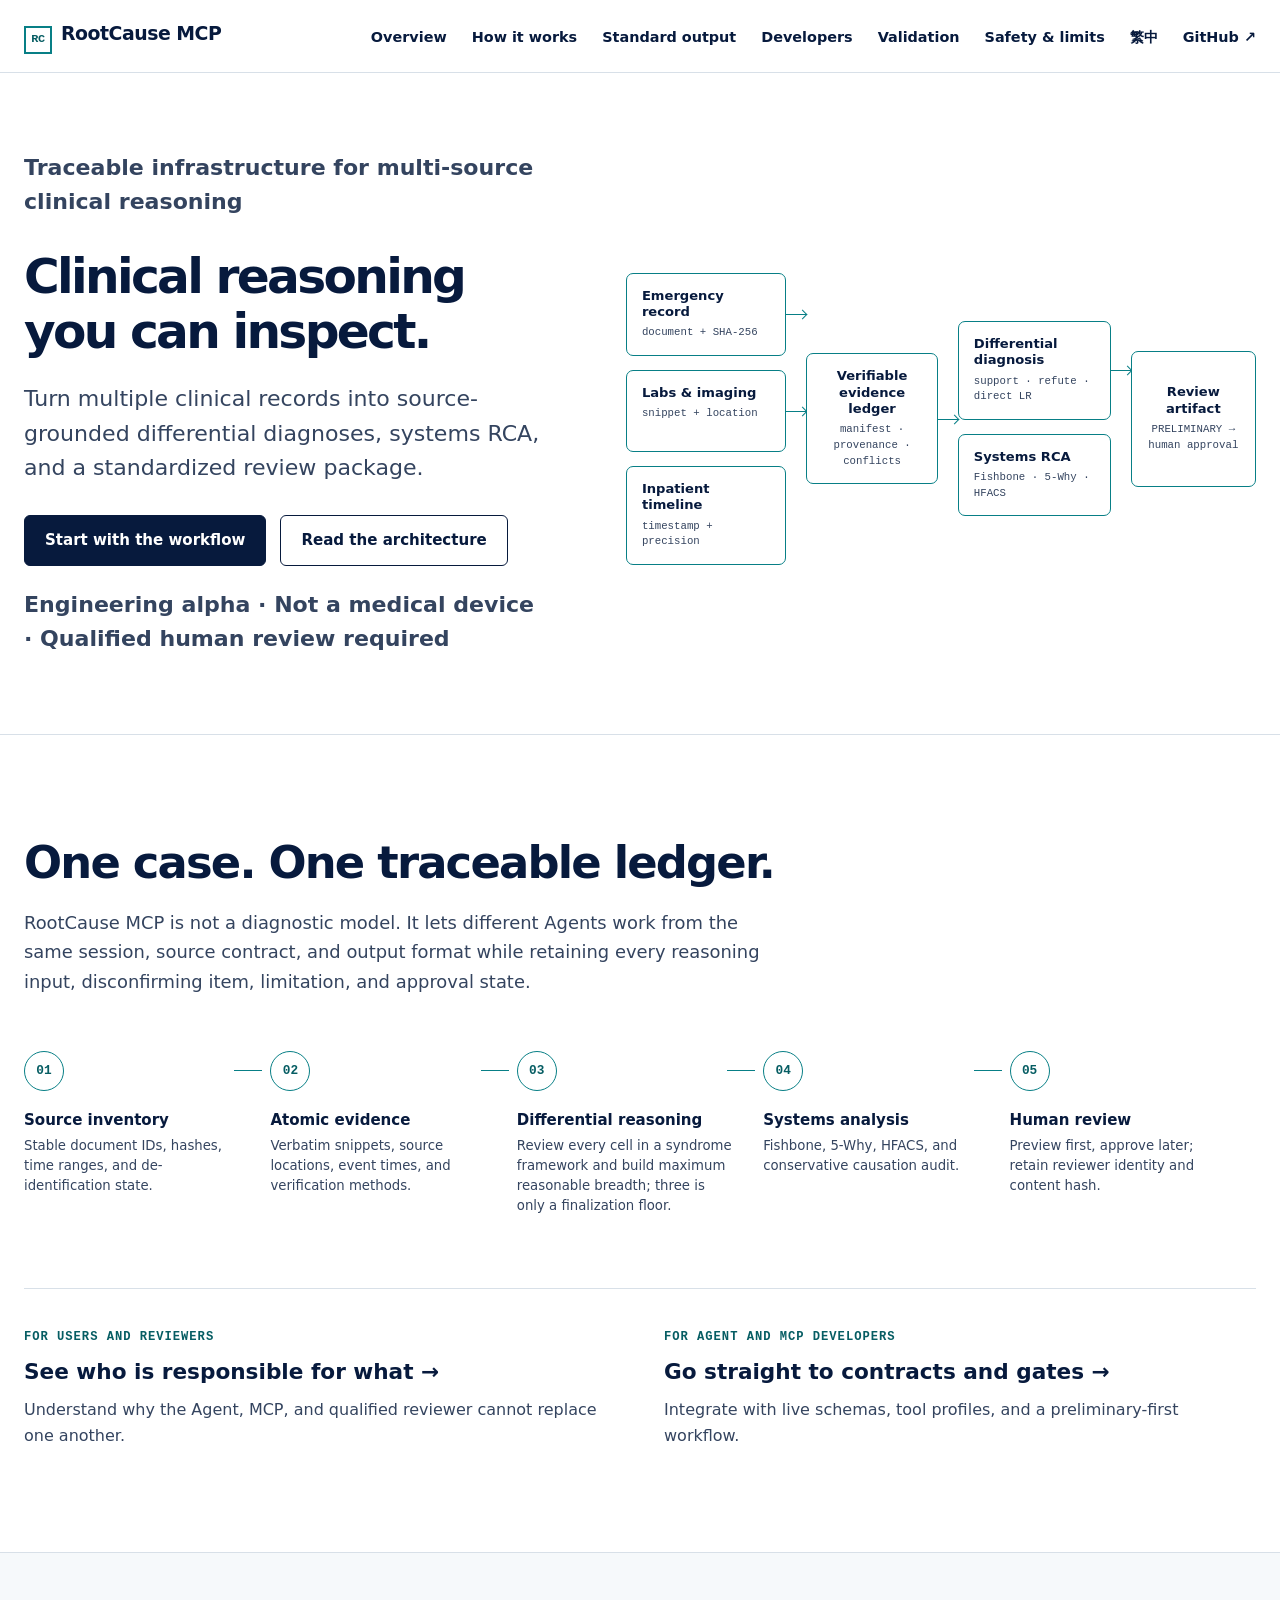
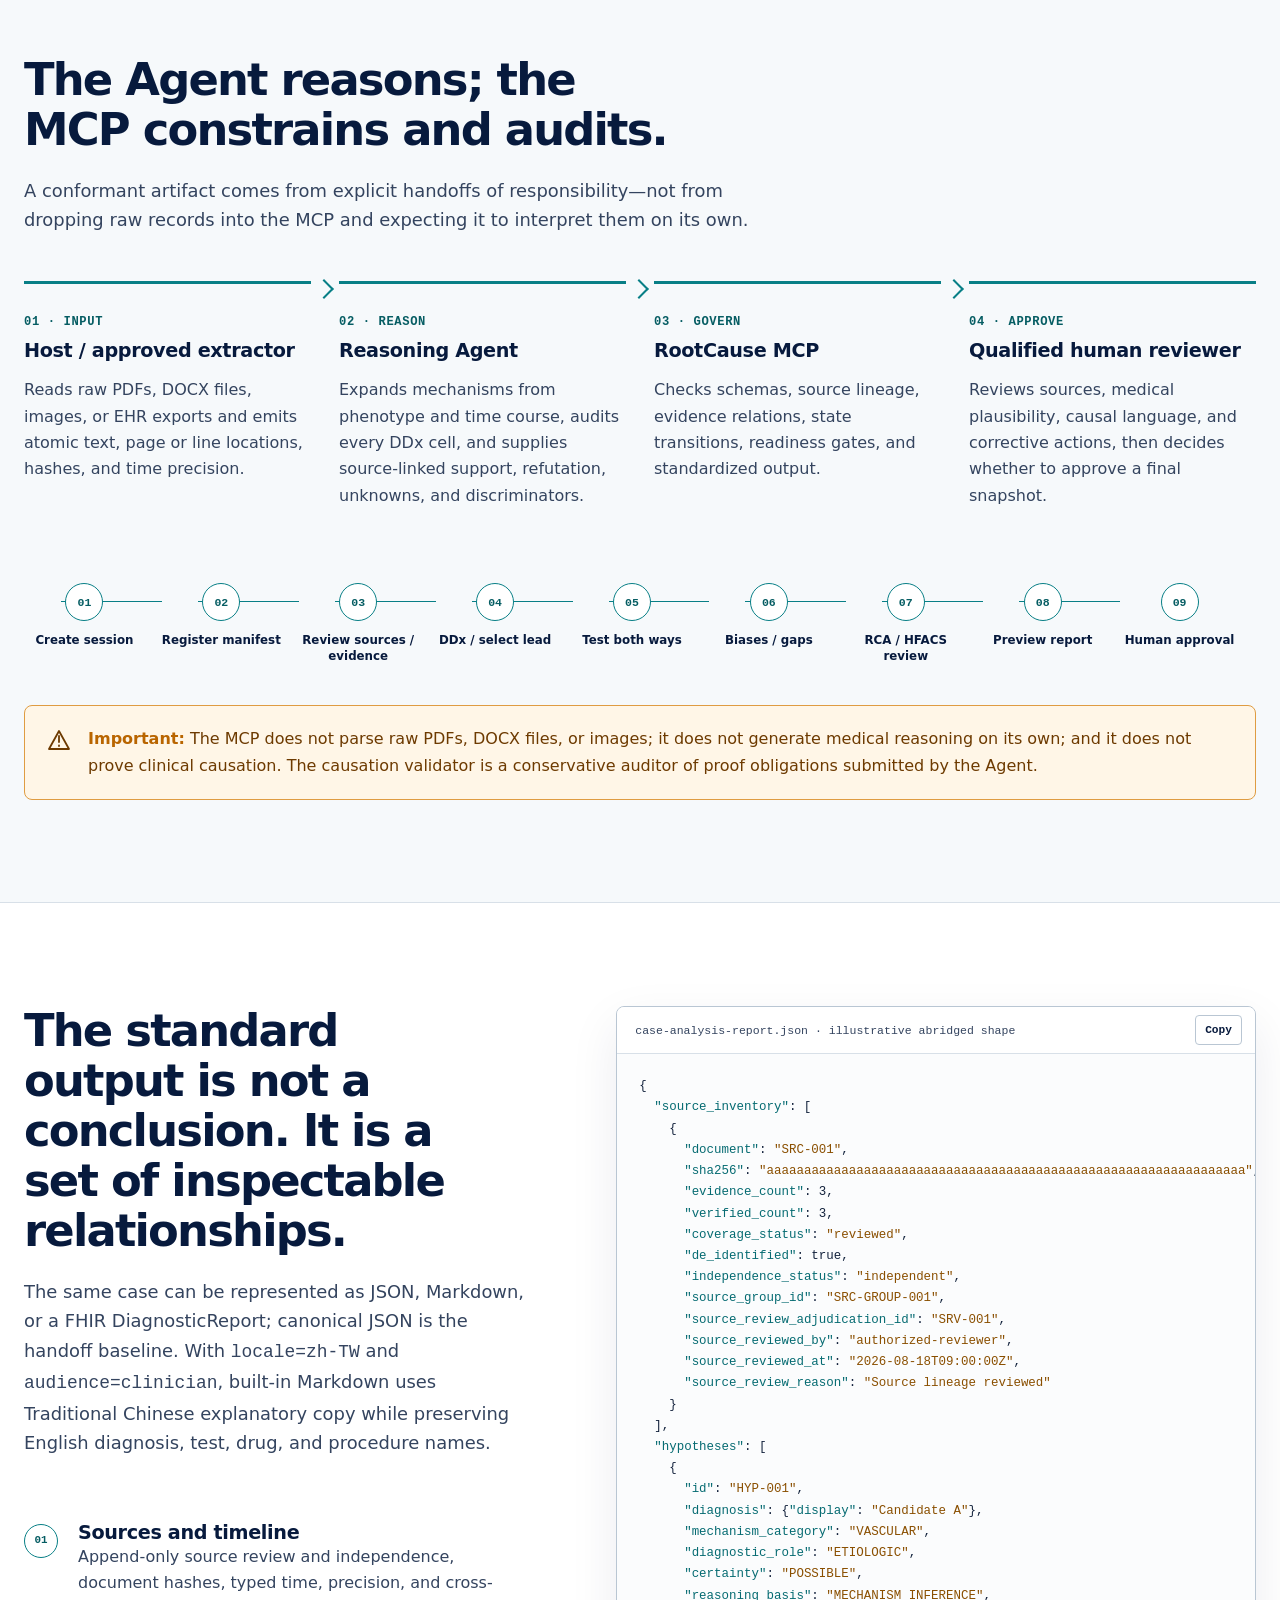
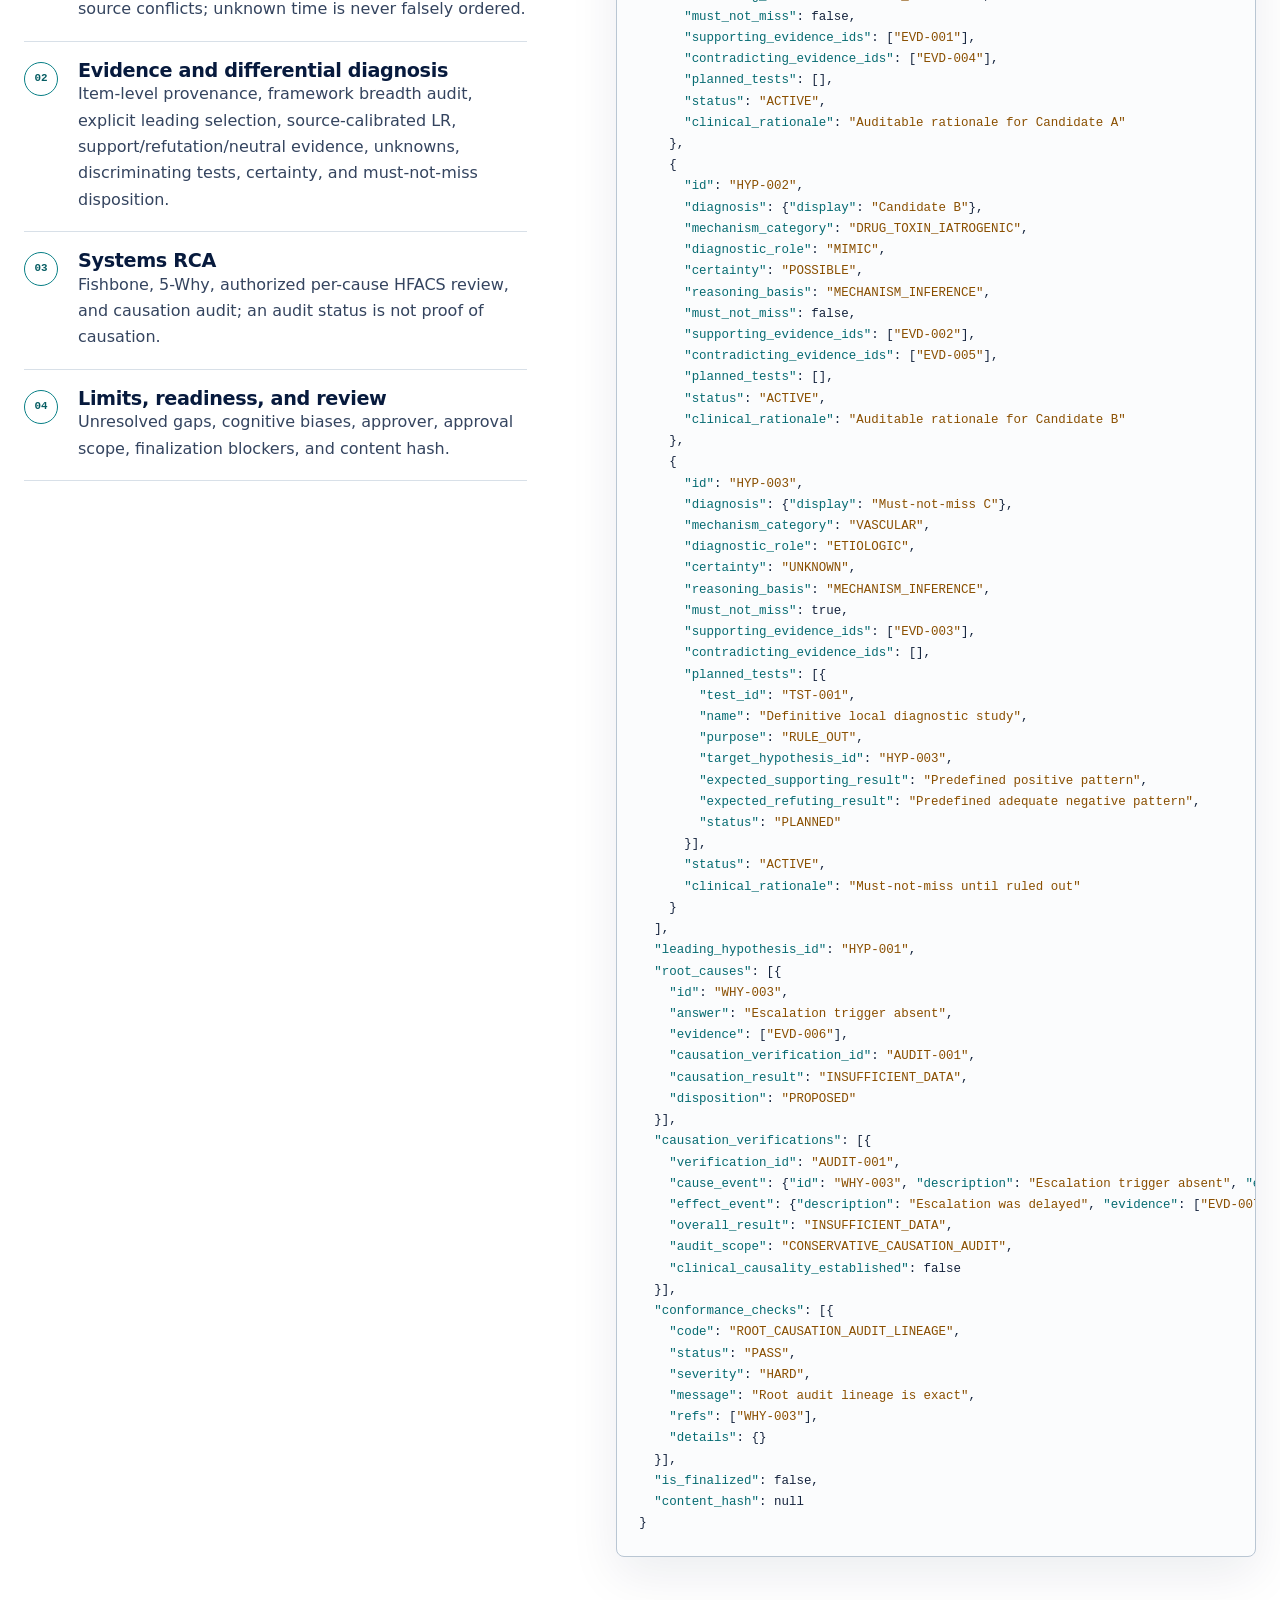
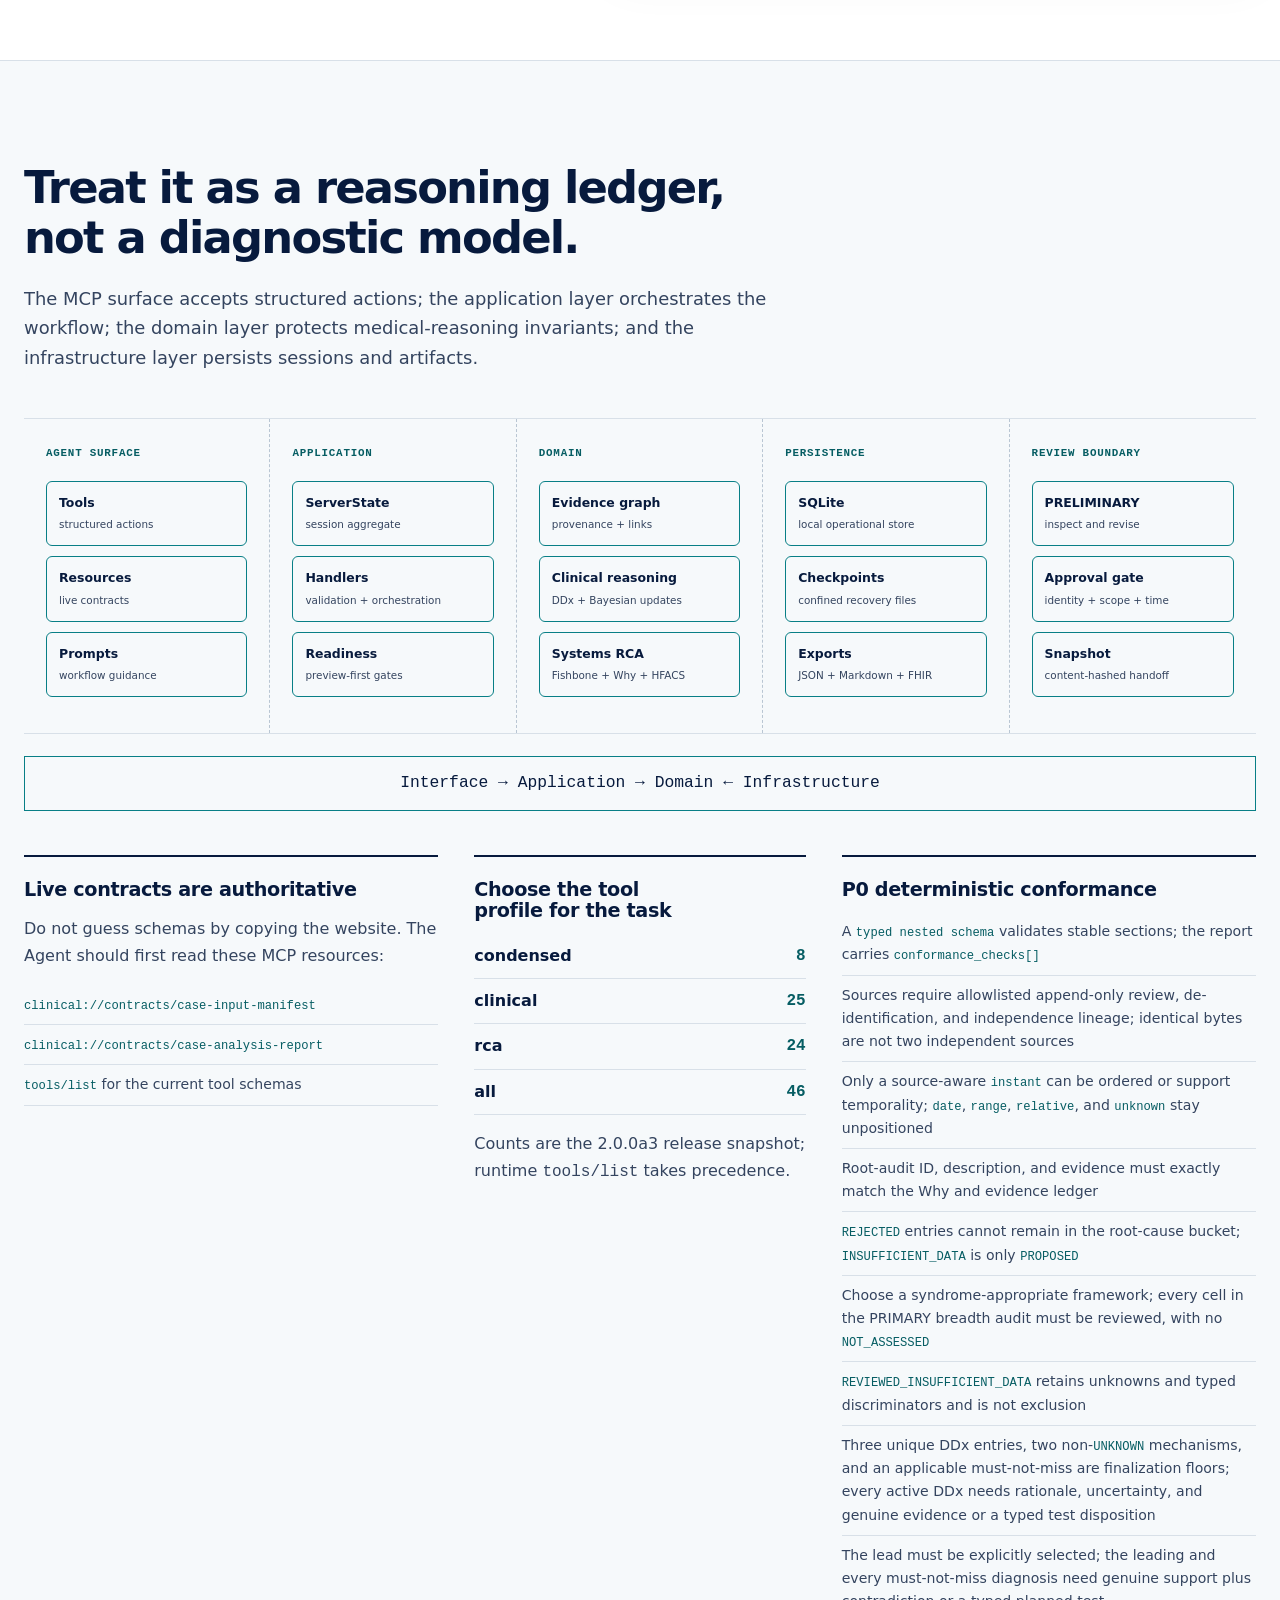
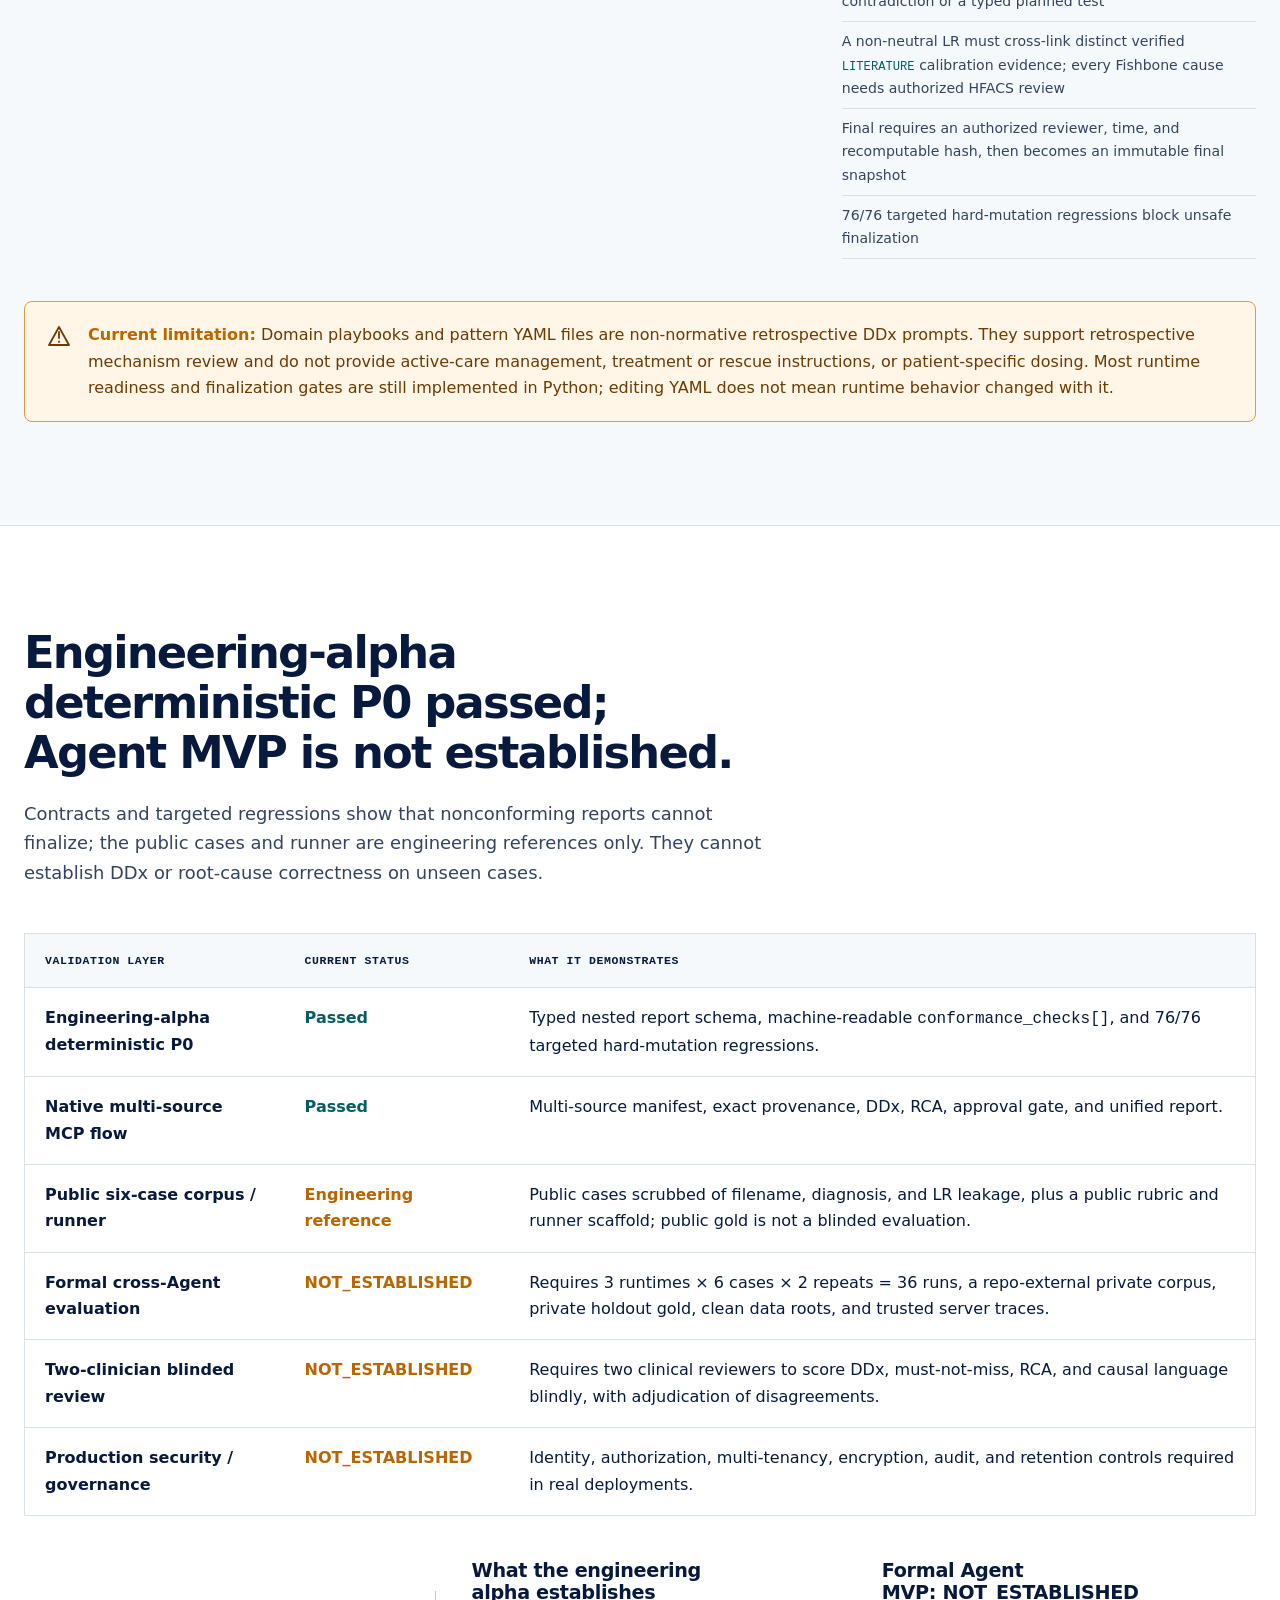
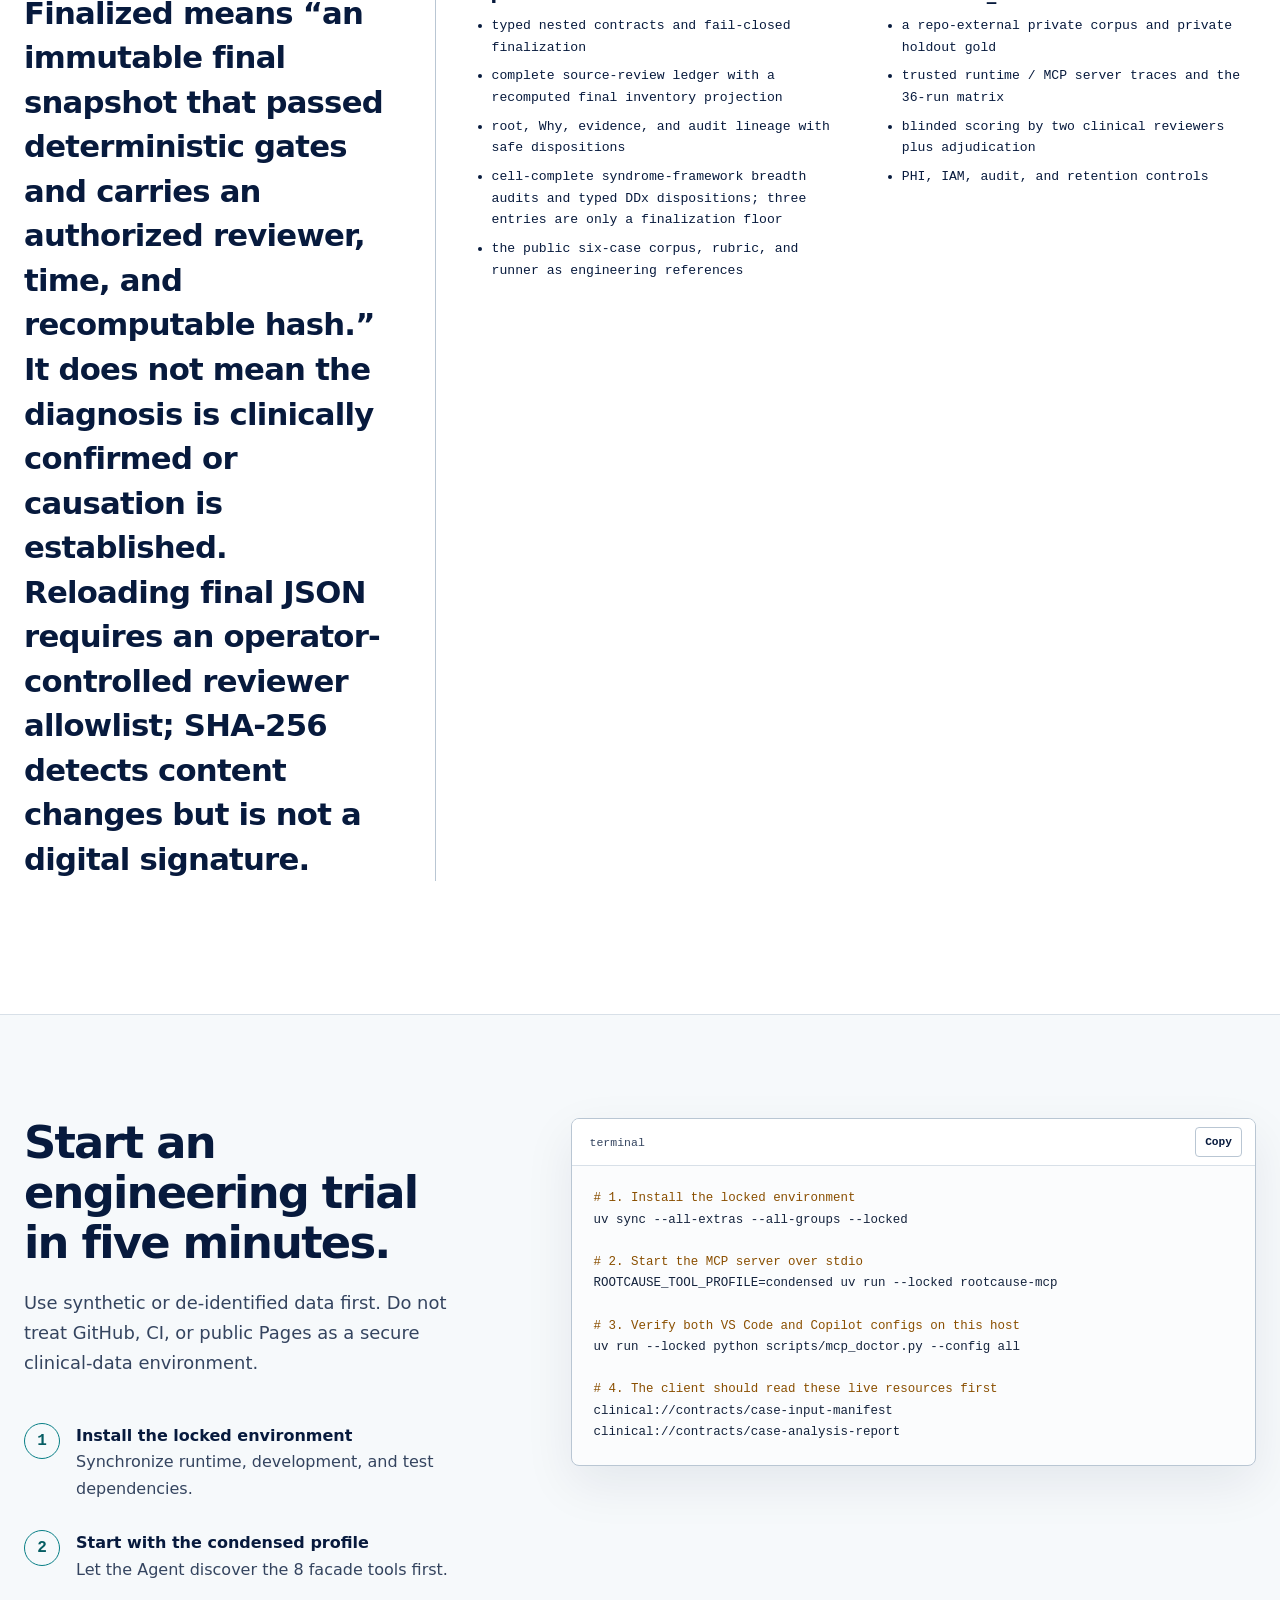
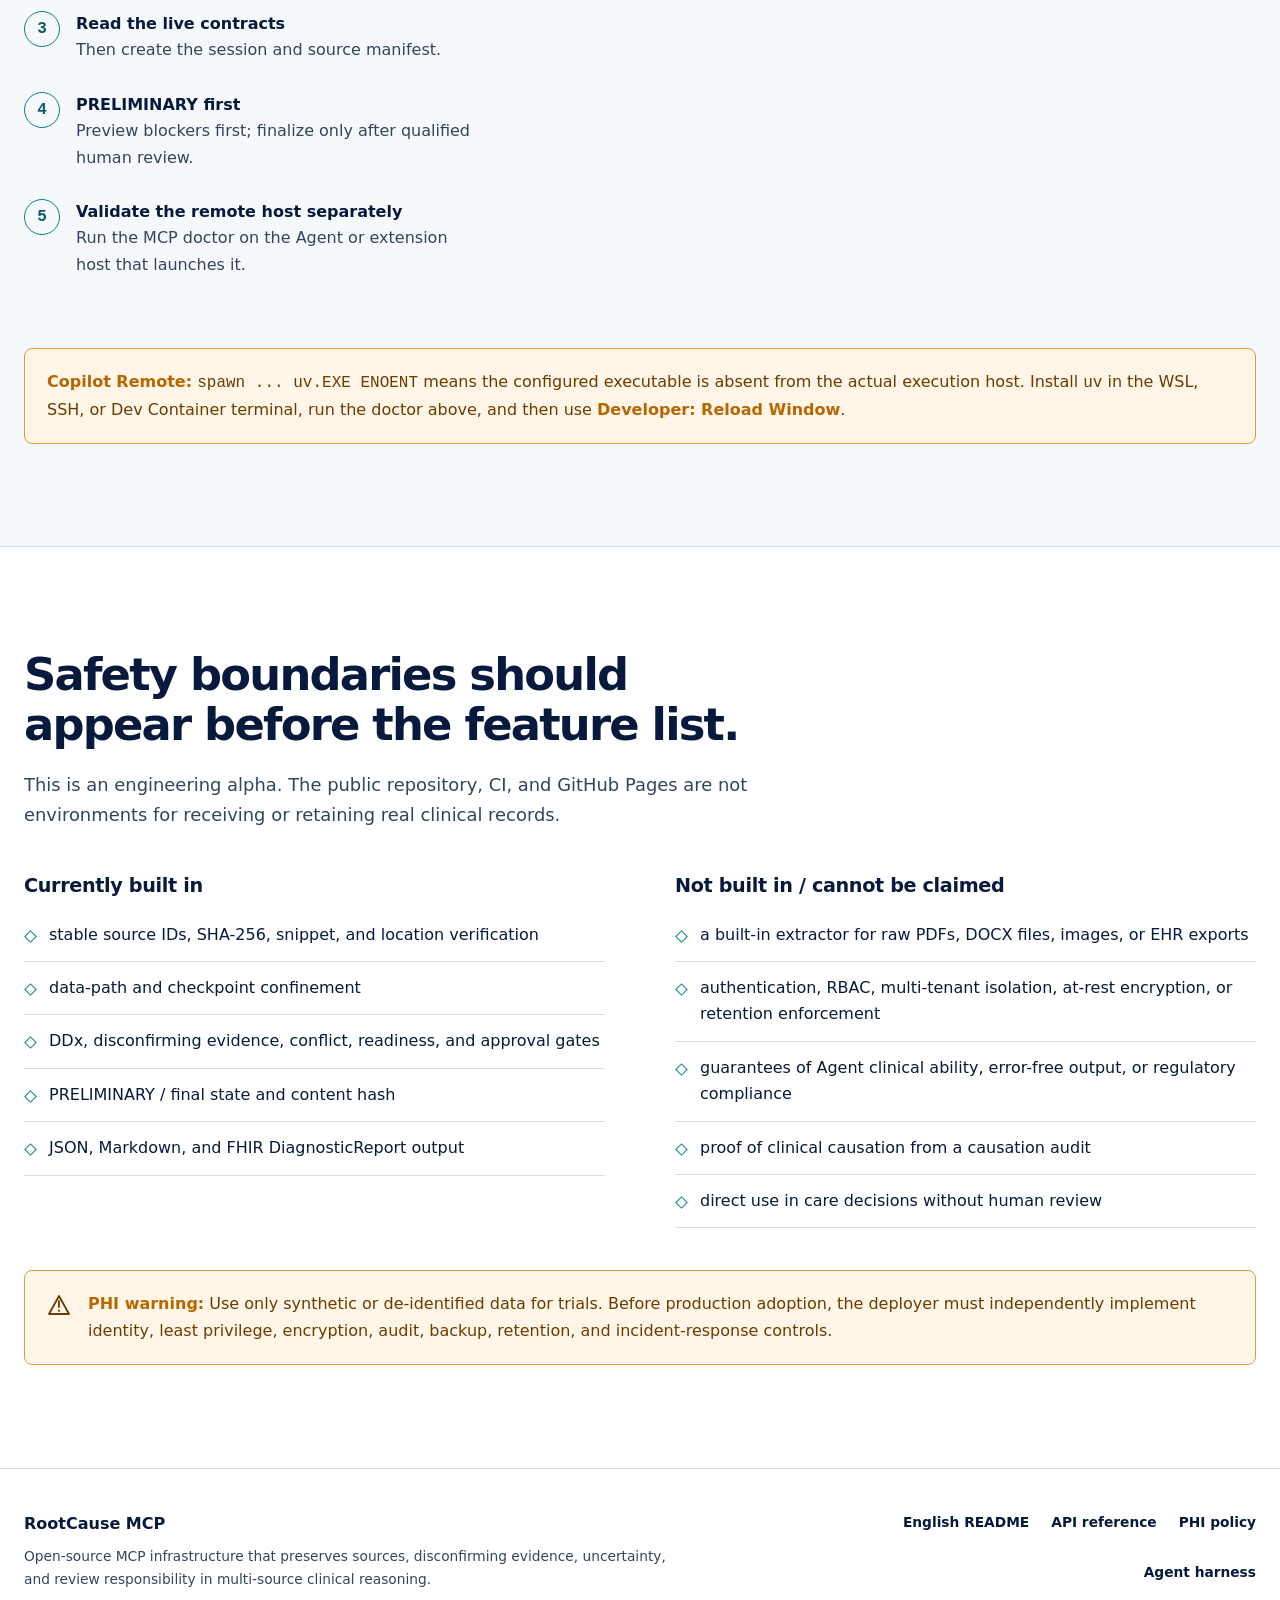
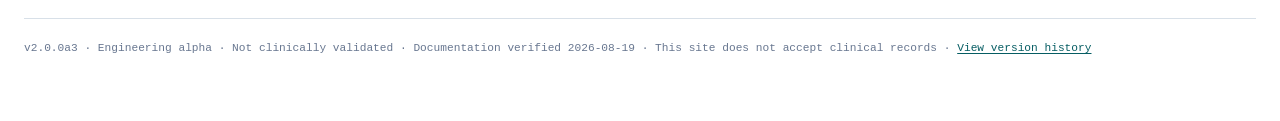
<file: website/en/index.html>
<!doctype html>
<html lang="en">
  <head>
    <meta charset="utf-8">
    <meta name="viewport" content="width=device-width, initial-scale=1">
    <meta
      name="description"
      content="RootCause MCP turns multiple clinical records into traceable, inspectable, transferable differential diagnoses, systems RCA, and standardized review packages."
    >
    <meta name="robots" content="index, follow">
    <meta name="theme-color" content="#ffffff">
    <meta property="og:type" content="website">
    <meta property="og:locale" content="en_US">
    <meta property="og:locale:alternate" content="zh_TW">
    <meta property="og:title" content="RootCause MCP | Inspectable clinical reasoning infrastructure">
    <meta
      property="og:description"
      content="Multi-source evidence, differential diagnosis, systems RCA, conservative causation audit, and standardized human-review artifacts."
    >
    <meta property="og:url" content="https://u9401066.github.io/rootcause-mcp/en/">
    <link rel="canonical" href="https://u9401066.github.io/rootcause-mcp/en/">
    <link rel="alternate" hreflang="zh-Hant" href="https://u9401066.github.io/rootcause-mcp/">
    <link rel="alternate" hreflang="en" href="https://u9401066.github.io/rootcause-mcp/en/">
    <link rel="alternate" hreflang="x-default" href="https://u9401066.github.io/rootcause-mcp/">
    <link rel="icon" href="../favicon.svg" type="image/svg+xml">
    <link rel="stylesheet" href="../assets/styles.css">
    <script src="../assets/site.js" defer></script>
    <title>RootCause MCP | Make clinical reasoning inspectable</title>
    <script type="application/ld+json">
      {
        "@context": "https://schema.org",
        "@type": "SoftwareSourceCode",
        "name": "RootCause MCP",
        "description": "Evidence-grounded infrastructure for multi-source clinical reasoning and systems root-cause analysis.",
        "codeRepository": "https://github.com/u9401066/rootcause-mcp",
        "programmingLanguage": "Python",
        "softwareVersion": "2.0.0a3",
        "license": "https://github.com/u9401066/rootcause-mcp/blob/master/LICENSE"
      }
    </script>
  </head>
  <body>
    <a class="skip-link" href="#main-content">Skip to main content</a>

    <header class="site-header">
      <div class="container header-inner">
        <a class="brand" href="./" aria-label="RootCause MCP home">
          <span class="brand-mark" aria-hidden="true">RC</span>RootCause MCP
        </a>
        <button
          class="menu-button"
          type="button"
          aria-label="Open navigation menu"
          aria-controls="site-navigation"
          aria-expanded="false"
          data-menu-open-label="Open navigation menu"
          data-menu-close-label="Close navigation menu"
          data-menu-button
        ><span></span></button>
        <nav id="site-navigation" class="site-nav" aria-label="Primary navigation" data-navigation>
          <a href="#overview">Overview</a>
          <a href="#workflow">How it works</a>
          <a href="#output">Standard output</a>
          <a href="#developers">Developers</a>
          <a href="#validation">Validation</a>
          <a href="#safety">Safety &amp; limits</a>
          <a class="language-link" href="../" lang="zh-Hant" hreflang="zh-Hant">繁中</a>
          <a
            class="external"
            href="https://github.com/u9401066/rootcause-mcp"
            target="_blank"
            rel="noopener noreferrer"
          >GitHub <span aria-hidden="true">↗</span></a>
        </nav>
      </div>
    </header>

    <main id="main-content">
      <section class="hero" aria-labelledby="hero-title">
        <div class="container hero-grid">
          <div class="hero-copy">
            <p class="boundary-line">Traceable infrastructure for multi-source clinical reasoning</p>
            <h1 id="hero-title" class="hero-title-en">
              <span class="hero-title-line">Clinical reasoning</span>
              <span class="hero-title-line">you can inspect.</span>
            </h1>
            <p>
              Turn multiple clinical records into source-grounded differential diagnoses,
              systems RCA, and a standardized review package.
            </p>
            <div class="actions">
              <a class="button primary" href="#workflow">Start with the workflow</a>
              <a class="button" href="#developers">Read the architecture</a>
            </div>
            <p class="boundary-line">Engineering alpha · Not a medical device · Qualified human review required</p>
          </div>

          <div class="hero-system" aria-label="Data flow from sources to review artifact">
            <div class="flow-column">
              <div class="flow-node">
                <strong>Emergency record</strong><span>document + SHA-256</span>
              </div>
              <div class="flow-node">
                <strong>Labs &amp; imaging</strong><span>snippet + location</span>
              </div>
              <div class="flow-node">
                <strong>Inpatient timeline</strong><span>timestamp + precision</span>
              </div>
            </div>
            <div class="flow-node flow-hub">
              <strong>Verifiable evidence ledger</strong>
              <span>manifest · provenance · conflicts</span>
            </div>
            <div class="branch-column">
              <div class="flow-node">
                <strong>Differential diagnosis</strong><span>support · refute · direct LR</span>
              </div>
              <div class="flow-node">
                <strong>Systems RCA</strong><span>Fishbone · 5-Why · HFACS</span>
              </div>
            </div>
            <div class="flow-node review-node">
              <strong>Review artifact</strong>
              <span>PRELIMINARY → human approval</span>
            </div>
          </div>
        </div>
      </section>

      <section id="overview" class="section" aria-labelledby="overview-title">
        <div class="container">
          <div class="section-intro">
            <h2 id="overview-title">One case. One traceable ledger.</h2>
            <p>
              RootCause MCP is not a diagnostic model. It lets different Agents work from the same session,
              source contract, and output format while retaining every reasoning input, disconfirming item,
              limitation, and approval state.
            </p>
          </div>

          <div class="stage-rail" aria-label="Core data chain">
            <article class="stage">
              <span class="stage-number">01</span>
              <strong>Source inventory</strong>
              <p>Stable document IDs, hashes, time ranges, and de-identification state.</p>
            </article>
            <article class="stage">
              <span class="stage-number">02</span>
              <strong>Atomic evidence</strong>
              <p>Verbatim snippets, source locations, event times, and verification methods.</p>
            </article>
            <article class="stage">
              <span class="stage-number">03</span>
              <strong>Differential reasoning</strong>
              <p>Review every cell in a syndrome framework and build maximum reasonable breadth; three is only a finalization floor.</p>
            </article>
            <article class="stage">
              <span class="stage-number">04</span>
              <strong>Systems analysis</strong>
              <p>Fishbone, 5-Why, HFACS, and conservative causation audit.</p>
            </article>
            <article class="stage">
              <span class="stage-number">05</span>
              <strong>Human review</strong>
              <p>Preview first, approve later; retain reviewer identity and content hash.</p>
            </article>
          </div>

          <div class="audience-links">
            <a class="audience-link" href="#workflow">
              <span>For users and reviewers</span>
              <strong>See who is responsible for what →</strong>
              <p>Understand why the Agent, MCP, and qualified reviewer cannot replace one another.</p>
            </a>
            <a class="audience-link" href="#developers">
              <span>For Agent and MCP developers</span>
              <strong>Go straight to contracts and gates →</strong>
              <p>Integrate with live schemas, tool profiles, and a preliminary-first workflow.</p>
            </a>
          </div>
        </div>
      </section>

      <section id="workflow" class="section wash" aria-labelledby="workflow-title">
        <div class="container">
          <div class="section-intro">
            <h2 id="workflow-title">The Agent reasons; the MCP constrains and audits.</h2>
            <p>
              A conformant artifact comes from explicit handoffs of responsibility—not from dropping raw records
              into the MCP and expecting it to interpret them on its own.
            </p>
          </div>

          <div class="responsibility-grid">
            <article class="responsibility">
              <span class="responsibility-index">01 · INPUT</span>
              <h3>Host / approved extractor</h3>
              <p>Reads raw PDFs, DOCX files, images, or EHR exports and emits atomic text, page or line locations, hashes, and time precision.</p>
            </article>
            <article class="responsibility">
              <span class="responsibility-index">02 · REASON</span>
              <h3>Reasoning Agent</h3>
              <p>Expands mechanisms from phenotype and time course, audits every DDx cell, and supplies source-linked support, refutation, unknowns, and discriminators.</p>
            </article>
            <article class="responsibility">
              <span class="responsibility-index">03 · GOVERN</span>
              <h3>RootCause MCP</h3>
              <p>Checks schemas, source lineage, evidence relations, state transitions, readiness gates, and standardized output.</p>
            </article>
            <article class="responsibility">
              <span class="responsibility-index">04 · APPROVE</span>
              <h3>Qualified human reviewer</h3>
              <p>Reviews sources, medical plausibility, causal language, and corrective actions, then decides whether to approve a final snapshot.</p>
            </article>
          </div>

          <div class="nine-stage" aria-label="Nine-stage reasoning workflow">
            <div><span>01</span><strong>Create session</strong></div>
            <div><span>02</span><strong>Register manifest</strong></div>
            <div><span>03</span><strong>Review sources / evidence</strong></div>
            <div><span>04</span><strong>DDx / select lead</strong></div>
            <div><span>05</span><strong>Test both ways</strong></div>
            <div><span>06</span><strong>Biases / gaps</strong></div>
            <div><span>07</span><strong>RCA / HFACS review</strong></div>
            <div><span>08</span><strong>Preview report</strong></div>
            <div><span>09</span><strong>Human approval</strong></div>
          </div>

          <aside class="notice" aria-label="Important capability boundary">
            <svg viewBox="0 0 24 24" width="24" height="24" aria-hidden="true">
              <path d="M12 3 22 21H2Zm0 5v6m0 3.5v.5" fill="none" stroke="currentColor" stroke-width="1.8" stroke-linecap="round" stroke-linejoin="round"/>
            </svg>
            <p>
              <strong>Important:</strong> The MCP does not parse raw PDFs, DOCX files, or images; it does not generate
              medical reasoning on its own; and it does not prove clinical causation. The causation validator is a
              conservative auditor of proof obligations submitted by the Agent.
            </p>
          </aside>
        </div>
      </section>

      <section id="output" class="section" aria-labelledby="output-title">
        <div class="container output-grid">
          <div>
            <div class="section-intro">
              <h2 id="output-title">The standard output is not a conclusion. It is a set of inspectable relationships.</h2>
              <p>
                The same case can be represented as JSON, Markdown, or a FHIR DiagnosticReport; canonical JSON is the handoff baseline.
                With <code>locale=zh-TW</code> and <code>audience=clinician</code>, built-in Markdown uses Traditional Chinese explanatory copy while preserving English diagnosis, test, drug, and procedure names.
              </p>
            </div>
            <div class="output-list">
              <article class="output-item">
                <h3>Sources and timeline</h3>
                <p>Append-only source review and independence, document hashes, typed time, precision, and cross-source conflicts; unknown time is never falsely ordered.</p>
              </article>
              <article class="output-item">
                <h3>Evidence and differential diagnosis</h3>
                <p>Item-level provenance, framework breadth audit, explicit leading selection, source-calibrated LR, support/refutation/neutral evidence, unknowns, discriminating tests, certainty, and must-not-miss disposition.</p>
              </article>
              <article class="output-item">
                <h3>Systems RCA</h3>
                <p>Fishbone, 5-Why, authorized per-cause HFACS review, and causation audit; an audit status is not proof of causation.</p>
              </article>
              <article class="output-item">
                <h3>Limits, readiness, and review</h3>
                <p>Unresolved gaps, cognitive biases, approver, approval scope, finalization blockers, and content hash.</p>
              </article>
            </div>
          </div>

          <div class="code-window" aria-label="Example standard report JSON">
            <div class="code-header">
              <span>case-analysis-report.json · illustrative abridged shape</span>
              <button
                class="copy-button"
                type="button"
                data-copy-target="report-example"
                data-copied-label="Copied"
                data-error-label="Copy failed"
              >Copy</button>
            </div>
            <pre id="report-example"><code>{
  <span class="code-key">"source_inventory"</span>: [
    {
      <span class="code-key">"document"</span>: <span class="code-string">"SRC-001"</span>,
      <span class="code-key">"sha256"</span>: <span class="code-string">"aaaaaaaaaaaaaaaaaaaaaaaaaaaaaaaaaaaaaaaaaaaaaaaaaaaaaaaaaaaaaaaa"</span>,
      <span class="code-key">"evidence_count"</span>: 3,
      <span class="code-key">"verified_count"</span>: 3,
      <span class="code-key">"coverage_status"</span>: <span class="code-string">"reviewed"</span>,
      <span class="code-key">"de_identified"</span>: true,
      <span class="code-key">"independence_status"</span>: <span class="code-string">"independent"</span>,
      <span class="code-key">"source_group_id"</span>: <span class="code-string">"SRC-GROUP-001"</span>,
      <span class="code-key">"source_review_adjudication_id"</span>: <span class="code-string">"SRV-001"</span>,
      <span class="code-key">"source_reviewed_by"</span>: <span class="code-string">"authorized-reviewer"</span>,
      <span class="code-key">"source_reviewed_at"</span>: <span class="code-string">"2026-08-18T09:00:00Z"</span>,
      <span class="code-key">"source_review_reason"</span>: <span class="code-string">"Source lineage reviewed"</span>
    }
  ],
  <span class="code-key">"hypotheses"</span>: [
    {
      <span class="code-key">"id"</span>: <span class="code-string">"HYP-001"</span>,
      <span class="code-key">"diagnosis"</span>: {<span class="code-key">"display"</span>: <span class="code-string">"Candidate A"</span>},
      <span class="code-key">"mechanism_category"</span>: <span class="code-string">"VASCULAR"</span>,
      <span class="code-key">"diagnostic_role"</span>: <span class="code-string">"ETIOLOGIC"</span>,
      <span class="code-key">"certainty"</span>: <span class="code-string">"POSSIBLE"</span>,
      <span class="code-key">"reasoning_basis"</span>: <span class="code-string">"MECHANISM_INFERENCE"</span>,
      <span class="code-key">"must_not_miss"</span>: false,
      <span class="code-key">"supporting_evidence_ids"</span>: [<span class="code-string">"EVD-001"</span>],
      <span class="code-key">"contradicting_evidence_ids"</span>: [<span class="code-string">"EVD-004"</span>],
      <span class="code-key">"planned_tests"</span>: [],
      <span class="code-key">"status"</span>: <span class="code-string">"ACTIVE"</span>,
      <span class="code-key">"clinical_rationale"</span>: <span class="code-string">"Auditable rationale for Candidate A"</span>
    },
    {
      <span class="code-key">"id"</span>: <span class="code-string">"HYP-002"</span>,
      <span class="code-key">"diagnosis"</span>: {<span class="code-key">"display"</span>: <span class="code-string">"Candidate B"</span>},
      <span class="code-key">"mechanism_category"</span>: <span class="code-string">"DRUG_TOXIN_IATROGENIC"</span>,
      <span class="code-key">"diagnostic_role"</span>: <span class="code-string">"MIMIC"</span>,
      <span class="code-key">"certainty"</span>: <span class="code-string">"POSSIBLE"</span>,
      <span class="code-key">"reasoning_basis"</span>: <span class="code-string">"MECHANISM_INFERENCE"</span>,
      <span class="code-key">"must_not_miss"</span>: false,
      <span class="code-key">"supporting_evidence_ids"</span>: [<span class="code-string">"EVD-002"</span>],
      <span class="code-key">"contradicting_evidence_ids"</span>: [<span class="code-string">"EVD-005"</span>],
      <span class="code-key">"planned_tests"</span>: [],
      <span class="code-key">"status"</span>: <span class="code-string">"ACTIVE"</span>,
      <span class="code-key">"clinical_rationale"</span>: <span class="code-string">"Auditable rationale for Candidate B"</span>
    },
    {
      <span class="code-key">"id"</span>: <span class="code-string">"HYP-003"</span>,
      <span class="code-key">"diagnosis"</span>: {<span class="code-key">"display"</span>: <span class="code-string">"Must-not-miss C"</span>},
      <span class="code-key">"mechanism_category"</span>: <span class="code-string">"VASCULAR"</span>,
      <span class="code-key">"diagnostic_role"</span>: <span class="code-string">"ETIOLOGIC"</span>,
      <span class="code-key">"certainty"</span>: <span class="code-string">"UNKNOWN"</span>,
      <span class="code-key">"reasoning_basis"</span>: <span class="code-string">"MECHANISM_INFERENCE"</span>,
      <span class="code-key">"must_not_miss"</span>: true,
      <span class="code-key">"supporting_evidence_ids"</span>: [<span class="code-string">"EVD-003"</span>],
      <span class="code-key">"contradicting_evidence_ids"</span>: [],
      <span class="code-key">"planned_tests"</span>: [{
        <span class="code-key">"test_id"</span>: <span class="code-string">"TST-001"</span>,
        <span class="code-key">"name"</span>: <span class="code-string">"Definitive local diagnostic study"</span>,
        <span class="code-key">"purpose"</span>: <span class="code-string">"RULE_OUT"</span>,
        <span class="code-key">"target_hypothesis_id"</span>: <span class="code-string">"HYP-003"</span>,
        <span class="code-key">"expected_supporting_result"</span>: <span class="code-string">"Predefined positive pattern"</span>,
        <span class="code-key">"expected_refuting_result"</span>: <span class="code-string">"Predefined adequate negative pattern"</span>,
        <span class="code-key">"status"</span>: <span class="code-string">"PLANNED"</span>
      }],
      <span class="code-key">"status"</span>: <span class="code-string">"ACTIVE"</span>,
      <span class="code-key">"clinical_rationale"</span>: <span class="code-string">"Must-not-miss until ruled out"</span>
    }
  ],
  <span class="code-key">"leading_hypothesis_id"</span>: <span class="code-string">"HYP-001"</span>,
  <span class="code-key">"root_causes"</span>: [{
    <span class="code-key">"id"</span>: <span class="code-string">"WHY-003"</span>,
    <span class="code-key">"answer"</span>: <span class="code-string">"Escalation trigger absent"</span>,
    <span class="code-key">"evidence"</span>: [<span class="code-string">"EVD-006"</span>],
    <span class="code-key">"causation_verification_id"</span>: <span class="code-string">"AUDIT-001"</span>,
    <span class="code-key">"causation_result"</span>: <span class="code-string">"INSUFFICIENT_DATA"</span>,
    <span class="code-key">"disposition"</span>: <span class="code-string">"PROPOSED"</span>
  }],
  <span class="code-key">"causation_verifications"</span>: [{
    <span class="code-key">"verification_id"</span>: <span class="code-string">"AUDIT-001"</span>,
    <span class="code-key">"cause_event"</span>: {<span class="code-key">"id"</span>: <span class="code-string">"WHY-003"</span>, <span class="code-key">"description"</span>: <span class="code-string">"Escalation trigger absent"</span>, <span class="code-key">"evidence"</span>: [<span class="code-string">"EVD-006"</span>]},
    <span class="code-key">"effect_event"</span>: {<span class="code-key">"description"</span>: <span class="code-string">"Escalation was delayed"</span>, <span class="code-key">"evidence"</span>: [<span class="code-string">"EVD-007"</span>]},
    <span class="code-key">"overall_result"</span>: <span class="code-string">"INSUFFICIENT_DATA"</span>,
    <span class="code-key">"audit_scope"</span>: <span class="code-string">"CONSERVATIVE_CAUSATION_AUDIT"</span>,
    <span class="code-key">"clinical_causality_established"</span>: false
  }],
  <span class="code-key">"conformance_checks"</span>: [{
    <span class="code-key">"code"</span>: <span class="code-string">"ROOT_CAUSATION_AUDIT_LINEAGE"</span>,
    <span class="code-key">"status"</span>: <span class="code-string">"PASS"</span>,
    <span class="code-key">"severity"</span>: <span class="code-string">"HARD"</span>,
    <span class="code-key">"message"</span>: <span class="code-string">"Root audit lineage is exact"</span>,
    <span class="code-key">"refs"</span>: [<span class="code-string">"WHY-003"</span>],
    <span class="code-key">"details"</span>: {}
  }],
  <span class="code-key">"is_finalized"</span>: false,
  <span class="code-key">"content_hash"</span>: null
}</code></pre>
          </div>
        </div>
      </section>

      <section id="developers" class="section wash" aria-labelledby="developers-title">
        <div class="container">
          <div class="section-intro">
            <h2 id="developers-title">Treat it as a reasoning ledger, not a diagnostic model.</h2>
            <p>
              The MCP surface accepts structured actions; the application layer orchestrates the workflow; the
              domain layer protects medical-reasoning invariants; and the infrastructure layer persists sessions and artifacts.
            </p>
          </div>

          <div class="architecture" aria-label="System architecture data flow">
            <div class="architecture-column">
              <span>Agent surface</span>
              <div class="architecture-node"><strong>Tools</strong><small>structured actions</small></div>
              <div class="architecture-node"><strong>Resources</strong><small>live contracts</small></div>
              <div class="architecture-node"><strong>Prompts</strong><small>workflow guidance</small></div>
            </div>
            <div class="architecture-column">
              <span>Application</span>
              <div class="architecture-node"><strong>ServerState</strong><small>session aggregate</small></div>
              <div class="architecture-node"><strong>Handlers</strong><small>validation + orchestration</small></div>
              <div class="architecture-node"><strong>Readiness</strong><small>preview-first gates</small></div>
            </div>
            <div class="architecture-column">
              <span>Domain</span>
              <div class="architecture-node"><strong>Evidence graph</strong><small>provenance + links</small></div>
              <div class="architecture-node"><strong>Clinical reasoning</strong><small>DDx + Bayesian updates</small></div>
              <div class="architecture-node"><strong>Systems RCA</strong><small>Fishbone + Why + HFACS</small></div>
            </div>
            <div class="architecture-column">
              <span>Persistence</span>
              <div class="architecture-node"><strong>SQLite</strong><small>local operational store</small></div>
              <div class="architecture-node"><strong>Checkpoints</strong><small>confined recovery files</small></div>
              <div class="architecture-node"><strong>Exports</strong><small>JSON + Markdown + FHIR</small></div>
            </div>
            <div class="architecture-column">
              <span>Review boundary</span>
              <div class="architecture-node"><strong>PRELIMINARY</strong><small>inspect and revise</small></div>
              <div class="architecture-node"><strong>Approval gate</strong><small>identity + scope + time</small></div>
              <div class="architecture-node"><strong>Snapshot</strong><small>content-hashed handoff</small></div>
            </div>
          </div>

          <p class="dependency-line">Interface → Application → Domain ← Infrastructure</p>

          <div class="technical-grid">
            <article class="technical-column">
              <h3>Live contracts are authoritative</h3>
              <p>Do not guess schemas by copying the website. The Agent should first read these MCP resources:</p>
              <ul class="technical-list">
                <li><code>clinical://contracts/case-input-manifest</code></li>
                <li><code>clinical://contracts/case-analysis-report</code></li>
                <li><code>tools/list</code> for the current tool schemas</li>
              </ul>
            </article>
            <article class="technical-column">
              <h3>Choose the tool profile for the task</h3>
              <div class="profile-row"><strong>condensed</strong><strong>8</strong></div>
              <div class="profile-row"><strong>clinical</strong><strong>25</strong></div>
              <div class="profile-row"><strong>rca</strong><strong>24</strong></div>
              <div class="profile-row"><strong>all</strong><strong>46</strong></div>
              <p>Counts are the 2.0.0a3 release snapshot; runtime <code>tools/list</code> takes precedence.</p>
            </article>
            <article class="technical-column">
              <h3>P0 deterministic conformance</h3>
              <ul class="technical-list">
                <li>A <code>typed nested schema</code> validates stable sections; the report carries <code>conformance_checks[]</code></li>
                <li>Sources require allowlisted append-only review, de-identification, and independence lineage; identical bytes are not two independent sources</li>
                <li>Only a source-aware <code>instant</code> can be ordered or support temporality; <code>date</code>, <code>range</code>, <code>relative</code>, and <code>unknown</code> stay unpositioned</li>
                <li>Root-audit ID, description, and evidence must exactly match the Why and evidence ledger</li>
                <li><code>REJECTED</code> entries cannot remain in the root-cause bucket; <code>INSUFFICIENT_DATA</code> is only <code>PROPOSED</code></li>
                <li>Choose a syndrome-appropriate framework; every cell in the PRIMARY breadth audit must be reviewed, with no <code>NOT_ASSESSED</code></li>
                <li><code>REVIEWED_INSUFFICIENT_DATA</code> retains unknowns and typed discriminators and is not exclusion</li>
                <li>Three unique DDx entries, two non-<code>UNKNOWN</code> mechanisms, and an applicable must-not-miss are finalization floors; every active DDx needs rationale, uncertainty, and genuine evidence or a typed test disposition</li>
                <li>The lead must be explicitly selected; the leading and every must-not-miss diagnosis need genuine support plus contradiction or a typed planned test</li>
                <li>A non-neutral LR must cross-link distinct verified <code>LITERATURE</code> calibration evidence; every Fishbone cause needs authorized HFACS review</li>
                <li>Final requires an authorized reviewer, time, and recomputable hash, then becomes an immutable final snapshot</li>
                <li>76/76 targeted hard-mutation regressions block unsafe finalization</li>
              </ul>
            </article>
          </div>

          <aside class="notice notice-spaced" aria-label="Configuration limitation">
            <svg viewBox="0 0 24 24" width="24" height="24" aria-hidden="true">
              <path d="M12 3 22 21H2Zm0 5v6m0 3.5v.5" fill="none" stroke="currentColor" stroke-width="1.8" stroke-linecap="round" stroke-linejoin="round"/>
            </svg>
            <p>
              <strong>Current limitation:</strong> Domain playbooks and pattern YAML files are non-normative retrospective DDx prompts.
              They support retrospective mechanism review and do not provide active-care management, treatment or rescue instructions,
              or patient-specific dosing. Most runtime readiness and finalization gates are still implemented in Python;
              editing YAML does not mean runtime behavior changed with it.
            </p>
          </aside>
        </div>
      </section>

      <section id="validation" class="section" aria-labelledby="validation-title">
        <div class="container">
          <div class="section-intro">
            <h2 id="validation-title">Engineering-alpha deterministic P0 passed; Agent MVP is not established.</h2>
            <p>
              Contracts and targeted regressions show that nonconforming reports cannot finalize; the public cases
              and runner are engineering references only. They cannot establish DDx or root-cause correctness on unseen cases.
            </p>
          </div>

          <div class="validation-table-wrap">
            <table class="validation-table">
              <caption>RootCause MCP 2.0.0a3 validation maturity (2026-08-19)</caption>
              <thead>
                <tr><th scope="col">Validation layer</th><th scope="col">Current status</th><th scope="col">What it demonstrates</th></tr>
              </thead>
              <tbody>
                <tr>
                  <td>Engineering-alpha deterministic P0</td>
                  <td class="status-passed">Passed</td>
                  <td>Typed nested report schema, machine-readable <code>conformance_checks[]</code>, and 76/76 targeted hard-mutation regressions.</td>
                </tr>
                <tr>
                  <td>Native multi-source MCP flow</td>
                  <td class="status-passed">Passed</td>
                  <td>Multi-source manifest, exact provenance, DDx, RCA, approval gate, and unified report.</td>
                </tr>
                <tr>
                  <td>Public six-case corpus / runner</td>
                  <td class="status-pending">Engineering reference</td>
                  <td>Public cases scrubbed of filename, diagnosis, and LR leakage, plus a public rubric and runner scaffold; public gold is not a blinded evaluation.</td>
                </tr>
                <tr>
                  <td>Formal cross-Agent evaluation</td>
                  <td class="status-pending">NOT_ESTABLISHED</td>
                  <td>Requires 3 runtimes × 6 cases × 2 repeats = 36 runs, a repo-external private corpus, private holdout gold, clean data roots, and trusted server traces.</td>
                </tr>
                <tr>
                  <td>Two-clinician blinded review</td>
                  <td class="status-pending">NOT_ESTABLISHED</td>
                  <td>Requires two clinical reviewers to score DDx, must-not-miss, RCA, and causal language blindly, with adjudication of disagreements.</td>
                </tr>
                <tr>
                  <td>Production security / governance</td>
                  <td class="status-pending">NOT_ESTABLISHED</td>
                  <td>Identity, authorization, multi-tenancy, encryption, audit, and retention controls required in real deployments.</td>
                </tr>
              </tbody>
            </table>
          </div>

          <div class="validation-columns">
            <p class="validation-statement">
              Finalized means “an immutable final snapshot that passed deterministic gates and carries an authorized reviewer,
              time, and recomputable hash.” It does not mean the diagnosis is clinically confirmed or causation is established.
              Reloading final JSON requires an operator-controlled reviewer allowlist; SHA-256 detects content changes but is not a digital signature.
            </p>
            <div>
              <h3>What the engineering alpha establishes</h3>
              <ul class="validation-list">
                <li>typed nested contracts and fail-closed finalization</li>
                <li>complete source-review ledger with a recomputed final inventory projection</li>
                <li>root, Why, evidence, and audit lineage with safe dispositions</li>
                <li>cell-complete syndrome-framework breadth audits and typed DDx dispositions; three entries are only a finalization floor</li>
                <li>the public six-case corpus, rubric, and runner as engineering references</li>
              </ul>
            </div>
            <div>
              <h3>Formal Agent MVP: NOT_ESTABLISHED</h3>
              <ul class="validation-list">
                <li>a repo-external private corpus and private holdout gold</li>
                <li>trusted runtime / MCP server traces and the 36-run matrix</li>
                <li>blinded scoring by two clinical reviewers plus adjudication</li>
                <li>PHI, IAM, audit, and retention controls</li>
              </ul>
            </div>
          </div>
        </div>
      </section>

      <section id="quickstart" class="section wash" aria-labelledby="quickstart-title">
        <div class="container quickstart-grid">
          <div>
            <div class="section-intro">
              <h2 id="quickstart-title">Start an engineering trial in five minutes.</h2>
              <p>Use synthetic or de-identified data first. Do not treat GitHub, CI, or public Pages as a secure clinical-data environment.</p>
            </div>
            <ol class="quickstart-steps">
              <li><strong>Install the locked environment</strong><span>Synchronize runtime, development, and test dependencies.</span></li>
              <li><strong>Start with the condensed profile</strong><span>Let the Agent discover the 8 facade tools first.</span></li>
              <li><strong>Read the live contracts</strong><span>Then create the session and source manifest.</span></li>
              <li><strong>PRELIMINARY first</strong><span>Preview blockers first; finalize only after qualified human review.</span></li>
              <li><strong>Validate the remote host separately</strong><span>Run the MCP doctor on the Agent or extension host that launches it.</span></li>
            </ol>
          </div>
          <div class="code-window" aria-label="Install and launch commands">
            <div class="code-header">
              <span>terminal</span>
              <button
                class="copy-button"
                type="button"
                data-copy-target="quickstart-code"
                data-copied-label="Copied"
                data-error-label="Copy failed"
              >Copy</button>
            </div>
            <pre id="quickstart-code"><code><span class="code-string"># 1. Install the locked environment</span>
uv sync --all-extras --all-groups --locked

<span class="code-string"># 2. Start the MCP server over stdio</span>
ROOTCAUSE_TOOL_PROFILE=condensed uv run --locked rootcause-mcp

<span class="code-string"># 3. Verify both VS Code and Copilot configs on this host</span>
uv run --locked python scripts/mcp_doctor.py --config all

<span class="code-string"># 4. The client should read these live resources first</span>
clinical://contracts/case-input-manifest
clinical://contracts/case-analysis-report</code></pre>
          </div>
        </div>
        <div class="container">
          <aside class="notice notice-spaced" aria-label="Copilot Remote startup notice">
            <p><strong>Copilot Remote:</strong> <code>spawn ... uv.EXE ENOENT</code> means the configured executable is absent from the actual execution host. Install <code>uv</code> in the WSL, SSH, or Dev Container terminal, run the doctor above, and then use <strong>Developer: Reload Window</strong>.</p>
          </aside>
        </div>
      </section>

      <section id="safety" class="section" aria-labelledby="safety-title">
        <div class="container">
          <div class="section-intro">
            <h2 id="safety-title">Safety boundaries should appear before the feature list.</h2>
            <p>This is an engineering alpha. The public repository, CI, and GitHub Pages are not environments for receiving or retaining real clinical records.</p>
          </div>
          <div class="safety-grid">
            <article>
              <h3>Currently built in</h3>
              <ul class="plain-list">
                <li>stable source IDs, SHA-256, snippet, and location verification</li>
                <li>data-path and checkpoint confinement</li>
                <li>DDx, disconfirming evidence, conflict, readiness, and approval gates</li>
                <li>PRELIMINARY / final state and content hash</li>
                <li>JSON, Markdown, and FHIR DiagnosticReport output</li>
              </ul>
            </article>
            <article>
              <h3>Not built in / cannot be claimed</h3>
              <ul class="plain-list">
                <li>a built-in extractor for raw PDFs, DOCX files, images, or EHR exports</li>
                <li>authentication, RBAC, multi-tenant isolation, at-rest encryption, or retention enforcement</li>
                <li>guarantees of Agent clinical ability, error-free output, or regulatory compliance</li>
                <li>proof of clinical causation from a causation audit</li>
                <li>direct use in care decisions without human review</li>
              </ul>
            </article>
          </div>
          <aside class="notice notice-spaced" aria-label="PHI warning">
            <svg viewBox="0 0 24 24" width="24" height="24" aria-hidden="true">
              <path d="M12 3 22 21H2Zm0 5v6m0 3.5v.5" fill="none" stroke="currentColor" stroke-width="1.8" stroke-linecap="round" stroke-linejoin="round"/>
            </svg>
            <p>
              <strong>PHI warning:</strong> Use only synthetic or de-identified data for trials. Before production adoption,
              the deployer must independently implement identity, least privilege, encryption, audit, backup, retention,
              and incident-response controls.
            </p>
          </aside>
        </div>
      </section>
    </main>

    <footer class="site-footer">
      <div class="container">
        <div class="footer-grid">
          <div>
            <p class="footer-brand">RootCause MCP</p>
            <p class="footer-note">
              Open-source MCP infrastructure that preserves sources, disconfirming evidence, uncertainty, and review responsibility in multi-source clinical reasoning.
            </p>
          </div>
          <nav class="footer-links" aria-label="Related documentation">
            <a href="https://github.com/u9401066/rootcause-mcp/blob/master/README.md">English README</a>
            <a href="https://github.com/u9401066/rootcause-mcp/blob/master/docs/api.md">API reference</a>
            <a href="https://github.com/u9401066/rootcause-mcp/blob/master/docs/PHI_DATA_POLICY.md">PHI policy</a>
            <a href="https://github.com/u9401066/rootcause-mcp/tree/master/.codex/skills/rootcause-clinical-reasoning-harness">Agent harness</a>
          </nav>
        </div>
        <p class="meta-line">
          v2.0.0a3 · Engineering alpha · Not clinically validated · Documentation verified 2026-08-19 ·
          This site does not accept clinical records ·
          <a href="https://github.com/u9401066/rootcause-mcp/commits/master">View version history</a>
        </p>
      </div>
    </footer>
  </body>
</html>
</file>
<file: website/assets/styles.css>
:root {
  --ink: #071a3d;
  --ink-soft: #34445f;
  --teal: #087f86;
  --teal-dark: #065d63;
  --teal-pale: #e8f5f5;
  --amber: #b96500;
  --amber-pale: #fff6e7;
  --rule: #d8e0e8;
  --rule-strong: #b9c6d3;
  --wash: #f6f9fb;
  --white: #ffffff;
  --shadow: 0 18px 50px rgb(7 26 61 / 8%);
  --font-sans: Inter, ui-sans-serif, system-ui, -apple-system, BlinkMacSystemFont,
    "Segoe UI", sans-serif;
  --font-mono: "SFMono-Regular", Consolas, "Liberation Mono", monospace;
  --container: 1240px;
  --header-height: 72px;
}

* {
  box-sizing: border-box;
}

html {
  scroll-behavior: smooth;
  scroll-padding-top: calc(var(--header-height) + 24px);
}

body {
  margin: 0;
  background: var(--white);
  color: var(--ink);
  font-family: var(--font-sans);
  font-size: 16px;
  line-height: 1.65;
  text-rendering: optimizeLegibility;
  -webkit-font-smoothing: antialiased;
}

body.menu-open {
  overflow: hidden;
}

a {
  color: var(--teal-dark);
  text-underline-offset: 0.2em;
  text-decoration-thickness: 1px;
}

a:hover {
  color: var(--ink);
}

:focus-visible {
  outline: 3px solid #ffbf47;
  outline-offset: 3px;
}

img,
svg {
  display: block;
  max-width: 100%;
}

button,
input,
textarea,
select {
  font: inherit;
}

.skip-link {
  position: fixed;
  top: 10px;
  left: 10px;
  z-index: 200;
  padding: 10px 14px;
  transform: translateY(-160%);
  background: var(--ink);
  color: var(--white);
  border-radius: 6px;
}

.skip-link:focus {
  transform: translateY(0);
}

.container {
  width: min(calc(100% - 48px), var(--container));
  margin-inline: auto;
}

.site-header {
  position: sticky;
  top: 0;
  z-index: 100;
  min-height: var(--header-height);
  background: rgb(255 255 255 / 96%);
  border-bottom: 1px solid var(--rule);
  backdrop-filter: blur(12px);
}

.header-inner {
  display: flex;
  min-height: var(--header-height);
  align-items: center;
  justify-content: space-between;
  gap: 28px;
}

.brand {
  flex: 0 0 auto;
  color: var(--ink);
  font-size: 1.18rem;
  font-weight: 780;
  letter-spacing: -0.025em;
  text-decoration: none;
}

.brand-mark {
  display: inline-grid;
  width: 28px;
  height: 28px;
  margin-right: 9px;
  place-items: center;
  border: 2px solid var(--teal);
  color: var(--teal-dark);
  font-family: var(--font-mono);
  font-size: 0.74rem;
  line-height: 1;
  vertical-align: -2px;
}

.site-nav {
  display: flex;
  align-items: center;
  gap: 25px;
}

.site-nav a {
  position: relative;
  padding-block: 23px 20px;
  color: var(--ink);
  font-size: 0.9rem;
  font-weight: 650;
  text-decoration: none;
  white-space: nowrap;
}

.site-nav a::after {
  position: absolute;
  right: 0;
  bottom: 15px;
  left: 0;
  height: 2px;
  content: "";
  background: var(--teal);
  transform: scaleX(0);
  transform-origin: left;
  transition: transform 160ms ease;
}

.site-nav a:hover::after,
.site-nav a:focus-visible::after {
  transform: scaleX(1);
}

.site-nav .external::after,
.site-nav .language-link::after {
  display: none;
}

.external-icon {
  width: 13px;
  height: 13px;
  margin-left: 3px;
  display: inline-block;
  vertical-align: -1px;
}

.menu-button {
  display: none;
  width: 44px;
  height: 44px;
  padding: 10px;
  border: 1px solid var(--rule-strong);
  background: var(--white);
  color: var(--ink);
  border-radius: 6px;
  cursor: pointer;
}

.menu-button span,
.menu-button::before,
.menu-button::after {
  display: block;
  width: 100%;
  height: 2px;
  content: "";
  background: currentColor;
}

.menu-button span {
  margin-block: 5px;
}

.hero {
  padding: 78px 0 48px;
}

.hero-grid {
  display: grid;
  grid-template-columns: minmax(0, 1fr) minmax(560px, 1.2fr);
  gap: clamp(44px, 6vw, 88px);
  align-items: center;
}

h1,
h2,
h3 {
  margin-top: 0;
  color: var(--ink);
  line-height: 1.12;
  text-wrap: balance;
}

h1 {
  max-width: 680px;
  margin-bottom: 24px;
  font-size: clamp(3rem, 5.2vw, 4.8rem);
  font-weight: 790;
  letter-spacing: -0.055em;
}

.hero-title-en {
  font-size: clamp(3rem, 3.8vw, 3.35rem);
}

@media (min-width: 1200px) {
  .hero-title-line {
    display: block;
    white-space: nowrap;
  }
}

h2 {
  margin-bottom: 20px;
  font-size: clamp(2rem, 3.5vw, 3.25rem);
  font-weight: 760;
  letter-spacing: -0.04em;
}

h3 {
  margin-bottom: 12px;
  font-size: 1.2rem;
  font-weight: 720;
  letter-spacing: -0.018em;
}

.hero-copy > p {
  max-width: 640px;
  margin: 0 0 30px;
  color: var(--ink-soft);
  font-size: clamp(1.12rem, 1.8vw, 1.38rem);
  line-height: 1.55;
}

.actions {
  display: flex;
  flex-wrap: wrap;
  gap: 14px;
  margin-bottom: 22px;
}

.button {
  display: inline-flex;
  min-height: 48px;
  align-items: center;
  justify-content: center;
  padding: 12px 20px;
  border: 1px solid var(--ink);
  color: var(--ink);
  border-radius: 6px;
  font-size: 0.94rem;
  font-weight: 720;
  text-decoration: none;
  transition:
    background 150ms ease,
    color 150ms ease,
    transform 150ms ease;
}

.button:hover {
  transform: translateY(-1px);
  background: var(--wash);
  color: var(--ink);
}

.button.primary {
  background: var(--ink);
  color: var(--white);
}

.button.primary:hover {
  background: #102b5e;
  color: var(--white);
}

.boundary-line {
  margin: 0;
  color: #607089;
  font-size: 0.86rem;
  font-weight: 580;
}

.hero-system {
  display: grid;
  grid-template-columns: 1.05fr 0.86fr 1fr 0.82fr;
  gap: 20px;
  align-items: center;
  min-height: 400px;
}

.flow-column,
.branch-column {
  display: grid;
  gap: 14px;
}

.flow-node {
  position: relative;
  min-height: 82px;
  padding: 14px 15px;
  border: 1px solid var(--teal);
  background: var(--white);
  border-radius: 7px;
}

.flow-node strong,
.flow-node span {
  display: block;
}

.flow-node strong {
  margin-bottom: 5px;
  font-size: 0.82rem;
  line-height: 1.25;
}

.flow-node span {
  color: var(--ink-soft);
  font-family: var(--font-mono);
  font-size: 0.67rem;
  line-height: 1.45;
}

.flow-node::after {
  position: absolute;
  top: 50%;
  right: -21px;
  width: 20px;
  height: 1px;
  content: "";
  background: var(--teal);
}

.flow-node::before {
  position: absolute;
  top: calc(50% - 3px);
  right: -21px;
  width: 6px;
  height: 6px;
  content: "";
  border-top: 1px solid var(--teal);
  border-right: 1px solid var(--teal);
  transform: rotate(45deg);
}

.flow-node:last-child::after,
.flow-node:last-child::before {
  display: none;
}

.flow-hub {
  min-height: 120px;
  display: grid;
  place-content: center;
  text-align: center;
}

.flow-hub::after,
.flow-hub::before {
  display: block;
}

.branch-column .flow-node {
  min-height: 68px;
}

.review-node {
  min-height: 136px;
  display: grid;
  place-content: center;
  text-align: center;
}

.section {
  padding: clamp(68px, 8vw, 105px) 0;
  border-top: 1px solid var(--rule);
}

.section.wash {
  background: var(--wash);
}

.section-intro {
  max-width: 760px;
  margin-bottom: 46px;
}

.section-intro p {
  margin: 0;
  color: var(--ink-soft);
  font-size: 1.12rem;
}

.stage-rail {
  display: grid;
  grid-template-columns: repeat(5, minmax(150px, 1fr));
  gap: 0;
  overflow-x: auto;
  scrollbar-width: thin;
}

.stage {
  position: relative;
  min-width: 150px;
  padding: 8px 28px 12px 0;
}

.stage:not(:last-child)::after {
  position: absolute;
  top: 27px;
  right: 8px;
  width: 28px;
  height: 1px;
  content: "";
  background: var(--teal);
}

.stage-number {
  display: grid;
  width: 40px;
  height: 40px;
  margin-bottom: 17px;
  place-items: center;
  border: 1px solid var(--teal);
  color: var(--teal-dark);
  border-radius: 50%;
  font-family: var(--font-mono);
  font-size: 0.8rem;
  font-weight: 700;
}

.stage strong {
  display: block;
  margin-bottom: 4px;
  font-size: 0.94rem;
}

.stage p {
  margin: 0;
  color: var(--ink-soft);
  font-size: 0.83rem;
  line-height: 1.5;
}

.audience-links {
  display: grid;
  grid-template-columns: 1fr 1fr;
  gap: 48px;
  margin-top: 60px;
  padding-top: 38px;
  border-top: 1px solid var(--rule);
}

.audience-link {
  color: var(--ink);
  text-decoration: none;
}

.audience-link span {
  display: block;
  color: var(--teal-dark);
  font-family: var(--font-mono);
  font-size: 0.76rem;
  font-weight: 700;
  letter-spacing: 0.08em;
  text-transform: uppercase;
}

.audience-link strong {
  display: block;
  margin: 7px 0;
  font-size: 1.35rem;
}

.audience-link p {
  margin: 0;
  color: var(--ink-soft);
}

.responsibility-grid {
  display: grid;
  grid-template-columns: repeat(4, 1fr);
  gap: 28px;
}

.responsibility {
  position: relative;
  padding-top: 28px;
  border-top: 3px solid var(--teal);
}

.responsibility:not(:last-child)::after {
  position: absolute;
  top: -2px;
  right: -20px;
  width: 12px;
  height: 12px;
  content: "";
  border-top: 2px solid var(--teal);
  border-right: 2px solid var(--teal);
  transform: rotate(45deg);
}

.responsibility-index {
  display: block;
  margin-bottom: 8px;
  color: var(--teal-dark);
  font-family: var(--font-mono);
  font-size: 0.76rem;
  font-weight: 700;
  letter-spacing: 0.05em;
}

.responsibility p,
.output-list p,
.technical-column p {
  color: var(--ink-soft);
}

.nine-stage {
  display: grid;
  grid-template-columns: repeat(9, minmax(105px, 1fr));
  gap: 0;
  margin: 58px 0 40px;
  overflow-x: auto;
}

.nine-stage div {
  position: relative;
  min-width: 105px;
  padding-right: 16px;
  text-align: center;
}

.nine-stage div:not(:last-child)::after {
  position: absolute;
  top: 18px;
  right: -1px;
  left: 37px;
  height: 1px;
  content: "";
  background: var(--teal);
}

.nine-stage span {
  position: relative;
  z-index: 1;
  display: grid;
  width: 38px;
  height: 38px;
  margin: 0 auto 12px;
  place-items: center;
  border: 1px solid var(--teal);
  background: var(--white);
  color: var(--teal-dark);
  border-radius: 50%;
  font-family: var(--font-mono);
  font-size: 0.72rem;
  font-weight: 700;
}

.nine-stage strong {
  display: block;
  font-size: 0.74rem;
  line-height: 1.35;
}

.notice {
  display: flex;
  align-items: flex-start;
  gap: 17px;
  padding: 20px 22px;
  border: 1px solid #df9c42;
  background: var(--amber-pale);
  color: #6d3a00;
  border-radius: 8px;
}

.notice svg {
  flex: 0 0 24px;
  margin-top: 2px;
}

.notice p {
  margin: 0;
}

.notice strong {
  color: var(--amber);
}

.notice-spaced {
  margin-top: 42px;
}

.output-grid {
  display: grid;
  grid-template-columns: 0.88fr 1.12fr;
  gap: clamp(42px, 7vw, 94px);
  align-items: start;
}

.output-list {
  counter-reset: output;
}

.output-item {
  position: relative;
  padding: 18px 0 18px 54px;
  border-bottom: 1px solid var(--rule);
  counter-increment: output;
}

.output-item::before {
  position: absolute;
  top: 20px;
  left: 0;
  display: grid;
  width: 32px;
  height: 32px;
  place-items: center;
  content: counter(output, decimal-leading-zero);
  border: 1px solid var(--teal);
  color: var(--teal-dark);
  border-radius: 50%;
  font-family: var(--font-mono);
  font-size: 0.68rem;
  font-weight: 700;
}

.output-item h3,
.output-item p {
  margin: 0;
}

.code-window {
  overflow: hidden;
  border: 1px solid var(--rule-strong);
  background: #fbfcfd;
  border-radius: 8px;
  box-shadow: var(--shadow);
}

.code-header {
  display: flex;
  min-height: 46px;
  align-items: center;
  justify-content: space-between;
  padding: 8px 13px 8px 18px;
  border-bottom: 1px solid var(--rule);
  background: var(--white);
  color: var(--ink-soft);
  font-family: var(--font-mono);
  font-size: 0.72rem;
}

.copy-button {
  padding: 5px 9px;
  border: 1px solid var(--rule-strong);
  background: var(--white);
  color: var(--ink);
  border-radius: 4px;
  font-size: 0.7rem;
  font-weight: 700;
  cursor: pointer;
}

.copy-button:hover {
  background: var(--wash);
}

pre {
  margin: 0;
  padding: 22px;
  overflow: auto;
  color: #14233d;
  font-family: var(--font-mono);
  font-size: 0.78rem;
  line-height: 1.7;
  tab-size: 2;
}

code {
  font-family: var(--font-mono);
}

.code-key {
  color: #066b72;
}

.code-string {
  color: #8a4f00;
}

.architecture {
  display: grid;
  grid-template-columns: repeat(5, 1fr);
  gap: 0;
  overflow-x: auto;
  border-block: 1px solid var(--rule);
}

.architecture-column {
  min-width: 200px;
  padding: 26px 22px;
  border-right: 1px dashed var(--rule-strong);
}

.architecture-column:last-child {
  border-right: 0;
}

.architecture-column > span {
  display: block;
  margin-bottom: 18px;
  color: var(--teal-dark);
  font-family: var(--font-mono);
  font-size: 0.68rem;
  font-weight: 700;
  letter-spacing: 0.07em;
  text-transform: uppercase;
}

.architecture-node {
  margin-bottom: 10px;
  padding: 12px;
  border: 1px solid var(--teal);
  border-radius: 6px;
  font-size: 0.78rem;
  line-height: 1.45;
}

.architecture-node strong {
  display: block;
  margin-bottom: 3px;
}

.architecture-node small {
  color: var(--ink-soft);
}

.dependency-line {
  margin: 22px 0 44px;
  padding: 13px 18px;
  border: 1px solid var(--teal);
  font-family: var(--font-mono);
  font-size: clamp(0.78rem, 2vw, 1.02rem);
  text-align: center;
}

.technical-grid {
  display: grid;
  grid-template-columns: 1fr 0.8fr 1fr;
  gap: 36px;
}

.technical-column {
  padding-top: 22px;
  border-top: 2px solid var(--ink);
}

.technical-list {
  margin: 0;
  padding: 0;
  list-style: none;
}

.technical-list li {
  padding: 8px 0;
  border-bottom: 1px solid var(--rule);
  color: var(--ink-soft);
  font-size: 0.88rem;
}

.technical-list code {
  color: var(--teal-dark);
  font-size: 0.76rem;
  overflow-wrap: anywhere;
}

.profile-row {
  display: grid;
  grid-template-columns: 1fr auto;
  gap: 20px;
  padding: 9px 0;
  border-bottom: 1px solid var(--rule);
}

.profile-row strong:last-child {
  color: var(--teal-dark);
  font-family: var(--font-mono);
}

.validation-table-wrap {
  overflow-x: auto;
}

.validation-table {
  width: 100%;
  border-collapse: collapse;
  border: 1px solid var(--rule);
}

.validation-table caption {
  position: absolute;
  width: 1px;
  height: 1px;
  padding: 0;
  overflow: hidden;
  clip: rect(0, 0, 0, 0);
  white-space: nowrap;
  border: 0;
}

.validation-table th,
.validation-table td {
  padding: 17px 20px;
  border-bottom: 1px solid var(--rule);
  text-align: left;
  vertical-align: top;
}

.validation-table th {
  background: var(--wash);
  font-family: var(--font-mono);
  font-size: 0.72rem;
  letter-spacing: 0.05em;
  text-transform: uppercase;
}

.validation-table td:first-child {
  font-weight: 700;
}

.status-passed {
  color: var(--teal-dark);
  font-weight: 760;
}

.status-pending {
  color: var(--amber);
  font-weight: 760;
}

.validation-columns {
  display: grid;
  grid-template-columns: 1.1fr 1fr 1fr;
  gap: 36px;
  margin-top: 44px;
}

.validation-statement {
  padding-right: 32px;
  border-right: 1px solid var(--rule-strong);
  font-size: clamp(1.35rem, 2.4vw, 2rem);
  font-weight: 720;
  line-height: 1.45;
  letter-spacing: -0.025em;
}

.validation-list {
  margin: 0;
  padding-left: 20px;
  font-family: var(--font-mono);
  font-size: 0.82rem;
}

.validation-list li {
  margin-bottom: 7px;
}

.quickstart-grid {
  display: grid;
  grid-template-columns: 0.8fr 1.2fr;
  gap: clamp(44px, 7vw, 92px);
  align-items: start;
}

.quickstart-steps {
  margin: 0;
  padding: 0;
  list-style: none;
  counter-reset: quickstart;
}

.quickstart-steps li {
  position: relative;
  padding: 0 0 28px 52px;
  counter-increment: quickstart;
}

.quickstart-steps li::before {
  position: absolute;
  top: 0;
  left: 0;
  display: grid;
  width: 34px;
  height: 34px;
  place-items: center;
  content: counter(quickstart);
  border: 1px solid var(--teal);
  color: var(--teal-dark);
  border-radius: 50%;
  font-family: var(--font-mono);
  font-weight: 700;
}

.quickstart-steps strong,
.quickstart-steps span {
  display: block;
}

.quickstart-steps span {
  color: var(--ink-soft);
}

.safety-grid {
  display: grid;
  grid-template-columns: 1fr 1fr;
  gap: 70px;
}

.plain-list {
  margin: 0;
  padding: 0;
  list-style: none;
}

.plain-list li {
  padding: 13px 0 13px 25px;
  border-bottom: 1px solid var(--rule);
  position: relative;
}

.plain-list li::before {
  position: absolute;
  top: 23px;
  left: 2px;
  width: 7px;
  height: 7px;
  content: "";
  border: 1px solid var(--teal);
  transform: rotate(45deg);
}

.site-footer {
  padding: 42px 0 52px;
  border-top: 1px solid var(--rule);
}

.footer-grid {
  display: grid;
  grid-template-columns: 1.2fr 0.8fr;
  gap: 50px;
}

.footer-brand {
  margin: 0 0 8px;
  font-weight: 760;
}

.footer-note {
  max-width: 650px;
  margin: 0;
  color: var(--ink-soft);
  font-size: 0.86rem;
}

.footer-links {
  display: flex;
  flex-wrap: wrap;
  justify-content: flex-end;
  gap: 22px;
}

.footer-links a {
  color: var(--ink);
  font-size: 0.86rem;
  font-weight: 650;
  text-decoration: none;
}

.meta-line {
  margin-top: 28px;
  padding-top: 20px;
  border-top: 1px solid var(--rule);
  color: #687790;
  font-family: var(--font-mono);
  font-size: 0.7rem;
}

@media (max-width: 1080px) {
  .site-nav {
    gap: 15px;
  }

  .site-nav a {
    font-size: 0.82rem;
  }

  .hero-grid {
    grid-template-columns: 1fr;
  }

  .hero-copy {
    max-width: 780px;
  }

  .hero-system {
    max-width: 840px;
  }

  .responsibility-grid {
    grid-template-columns: repeat(2, 1fr);
    gap: 42px;
  }

  .responsibility:nth-child(2)::after {
    display: none;
  }

  .technical-grid,
  .validation-columns {
    grid-template-columns: 1fr 1fr;
  }

  .validation-statement {
    grid-column: 1 / -1;
    padding: 0 0 28px;
    border-right: 0;
    border-bottom: 1px solid var(--rule-strong);
  }
}

@media (max-width: 860px) {
  :root {
    --header-height: 64px;
  }

  .container {
    width: min(calc(100% - 32px), var(--container));
  }

  .menu-button {
    display: block;
  }

  .site-nav {
    position: fixed;
    top: var(--header-height);
    right: 0;
    bottom: 0;
    left: 0;
    display: none;
    padding: 24px;
    align-items: stretch;
    flex-direction: column;
    gap: 0;
    background: var(--white);
    overflow-y: auto;
  }

  .site-nav.open {
    display: flex;
  }

  .site-nav a {
    padding: 15px 4px;
    border-bottom: 1px solid var(--rule);
    font-size: 1rem;
  }

  .site-nav a::after {
    display: none;
  }

  .hero {
    padding-top: 54px;
  }

  h1 {
    font-size: clamp(2.85rem, 13vw, 4.6rem);
  }

  .output-grid,
  .quickstart-grid,
  .safety-grid,
  .footer-grid {
    grid-template-columns: 1fr;
  }

  .footer-links {
    justify-content: flex-start;
  }
}

@media (max-width: 640px) {
  .hero-system {
    grid-template-columns: 1fr;
    gap: 10px;
  }

  .flow-column {
    grid-template-columns: repeat(3, 1fr);
  }

  .flow-node {
    min-height: 72px;
  }

  .flow-node::before,
  .flow-node::after {
    display: none;
  }

  .branch-column {
    grid-template-columns: repeat(2, 1fr);
  }

  .flow-hub,
  .review-node {
    min-height: 80px;
  }

  .responsibility-grid,
  .audience-links,
  .technical-grid,
  .validation-columns {
    grid-template-columns: 1fr;
  }

  .responsibility::after {
    display: none;
  }

  .nine-stage,
  .stage-rail {
    margin-right: -16px;
    padding-right: 16px;
  }

  .architecture {
    grid-template-columns: 1fr;
    overflow: visible;
  }

  .architecture-column {
    min-width: 0;
    border-right: 0;
    border-bottom: 1px dashed var(--rule-strong);
  }

  .architecture-column:last-child {
    border-bottom: 0;
  }

  .validation-table th,
  .validation-table td {
    min-width: 160px;
    padding: 14px;
  }

  .actions .button {
    width: 100%;
  }

  .section {
    padding-block: 62px;
  }
}

@media (prefers-reduced-motion: reduce) {
  html {
    scroll-behavior: auto;
  }

  *,
  *::before,
  *::after {
    scroll-behavior: auto !important;
    transition-duration: 0.01ms !important;
    animation-duration: 0.01ms !important;
    animation-iteration-count: 1 !important;
  }
}
</file>
